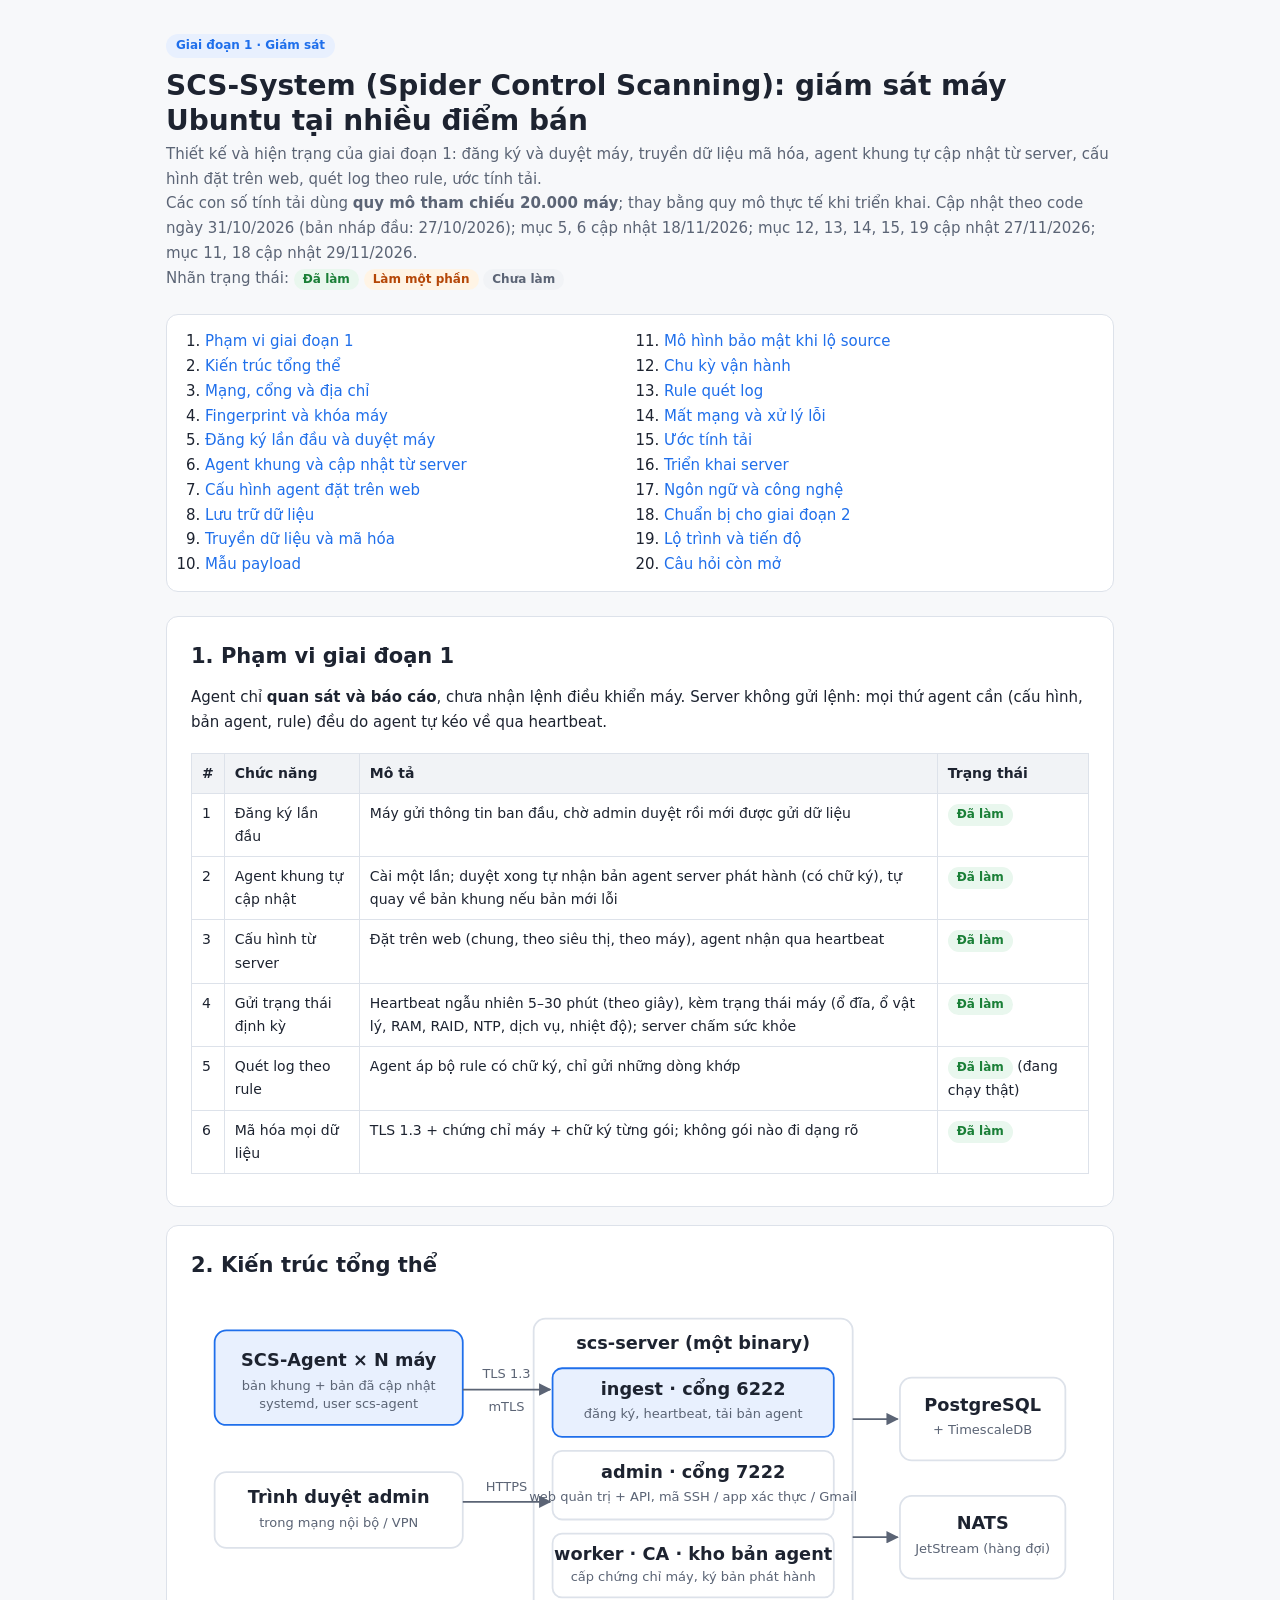
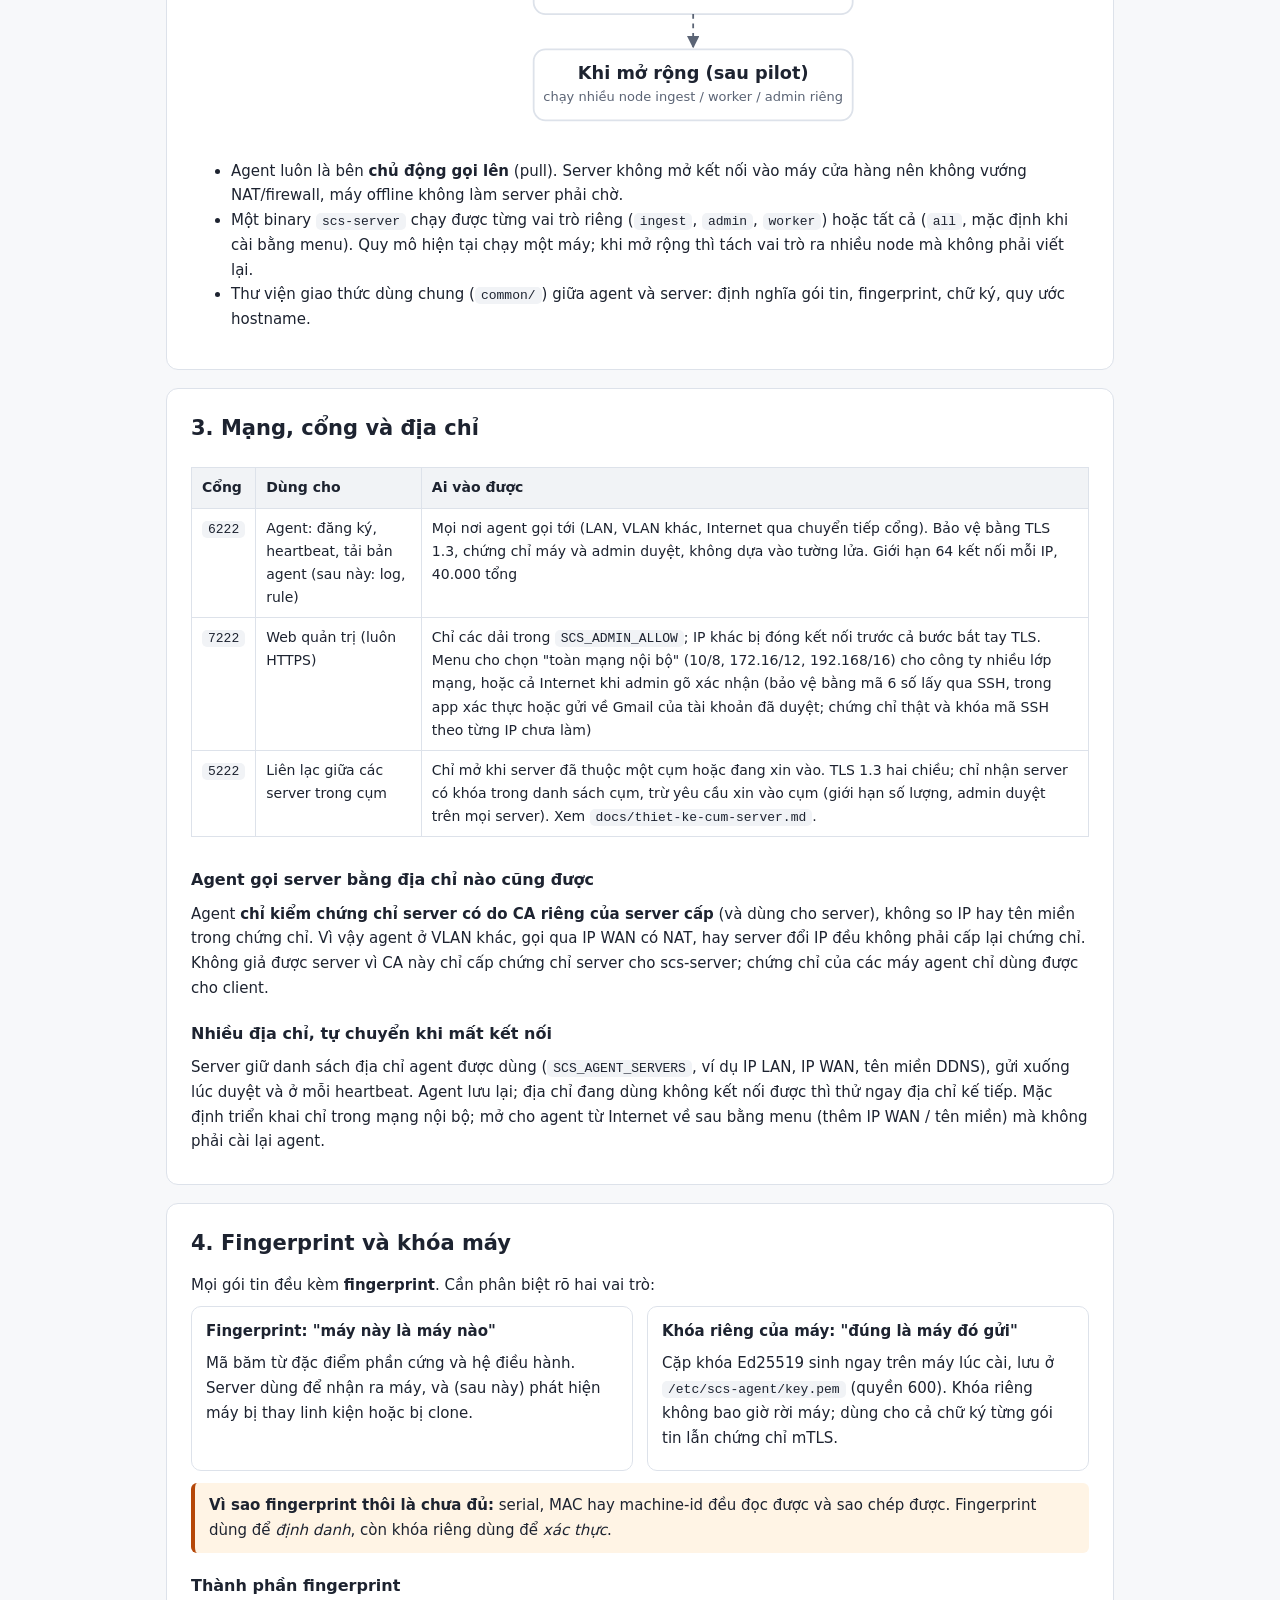
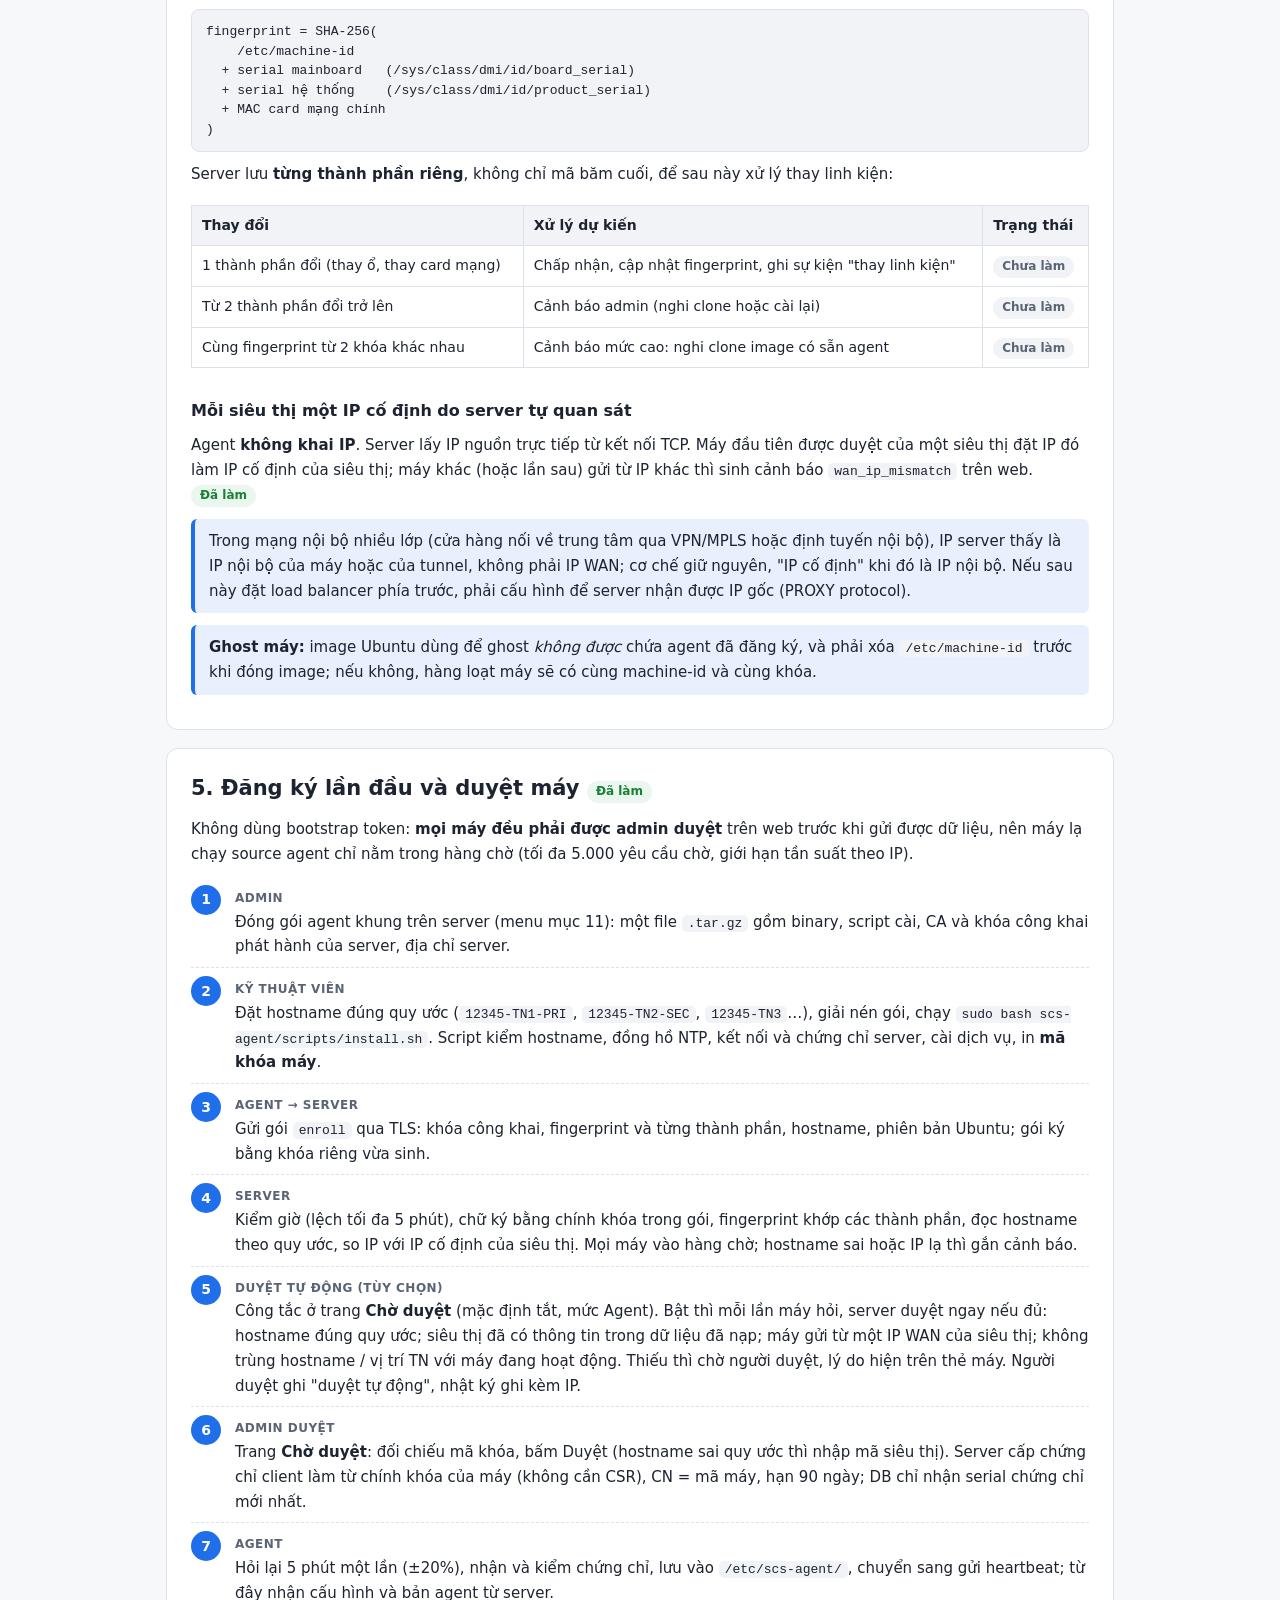
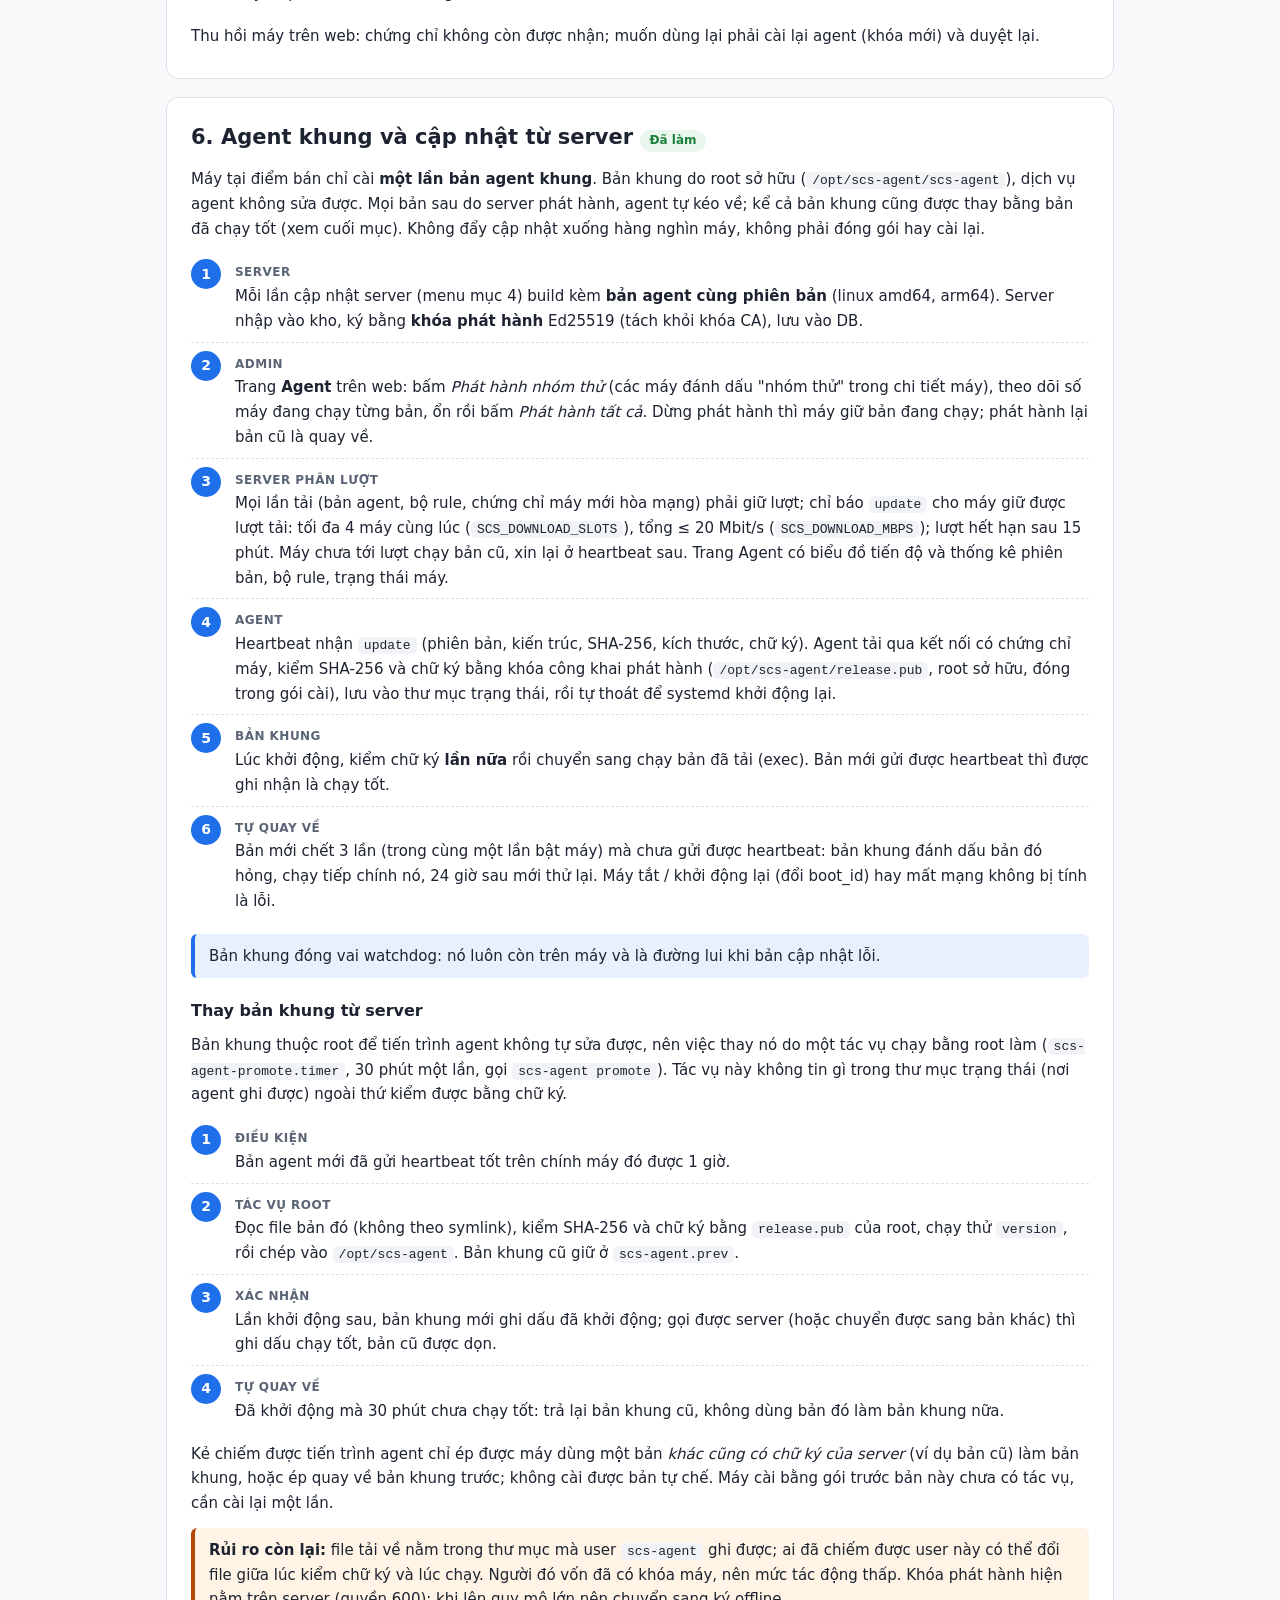
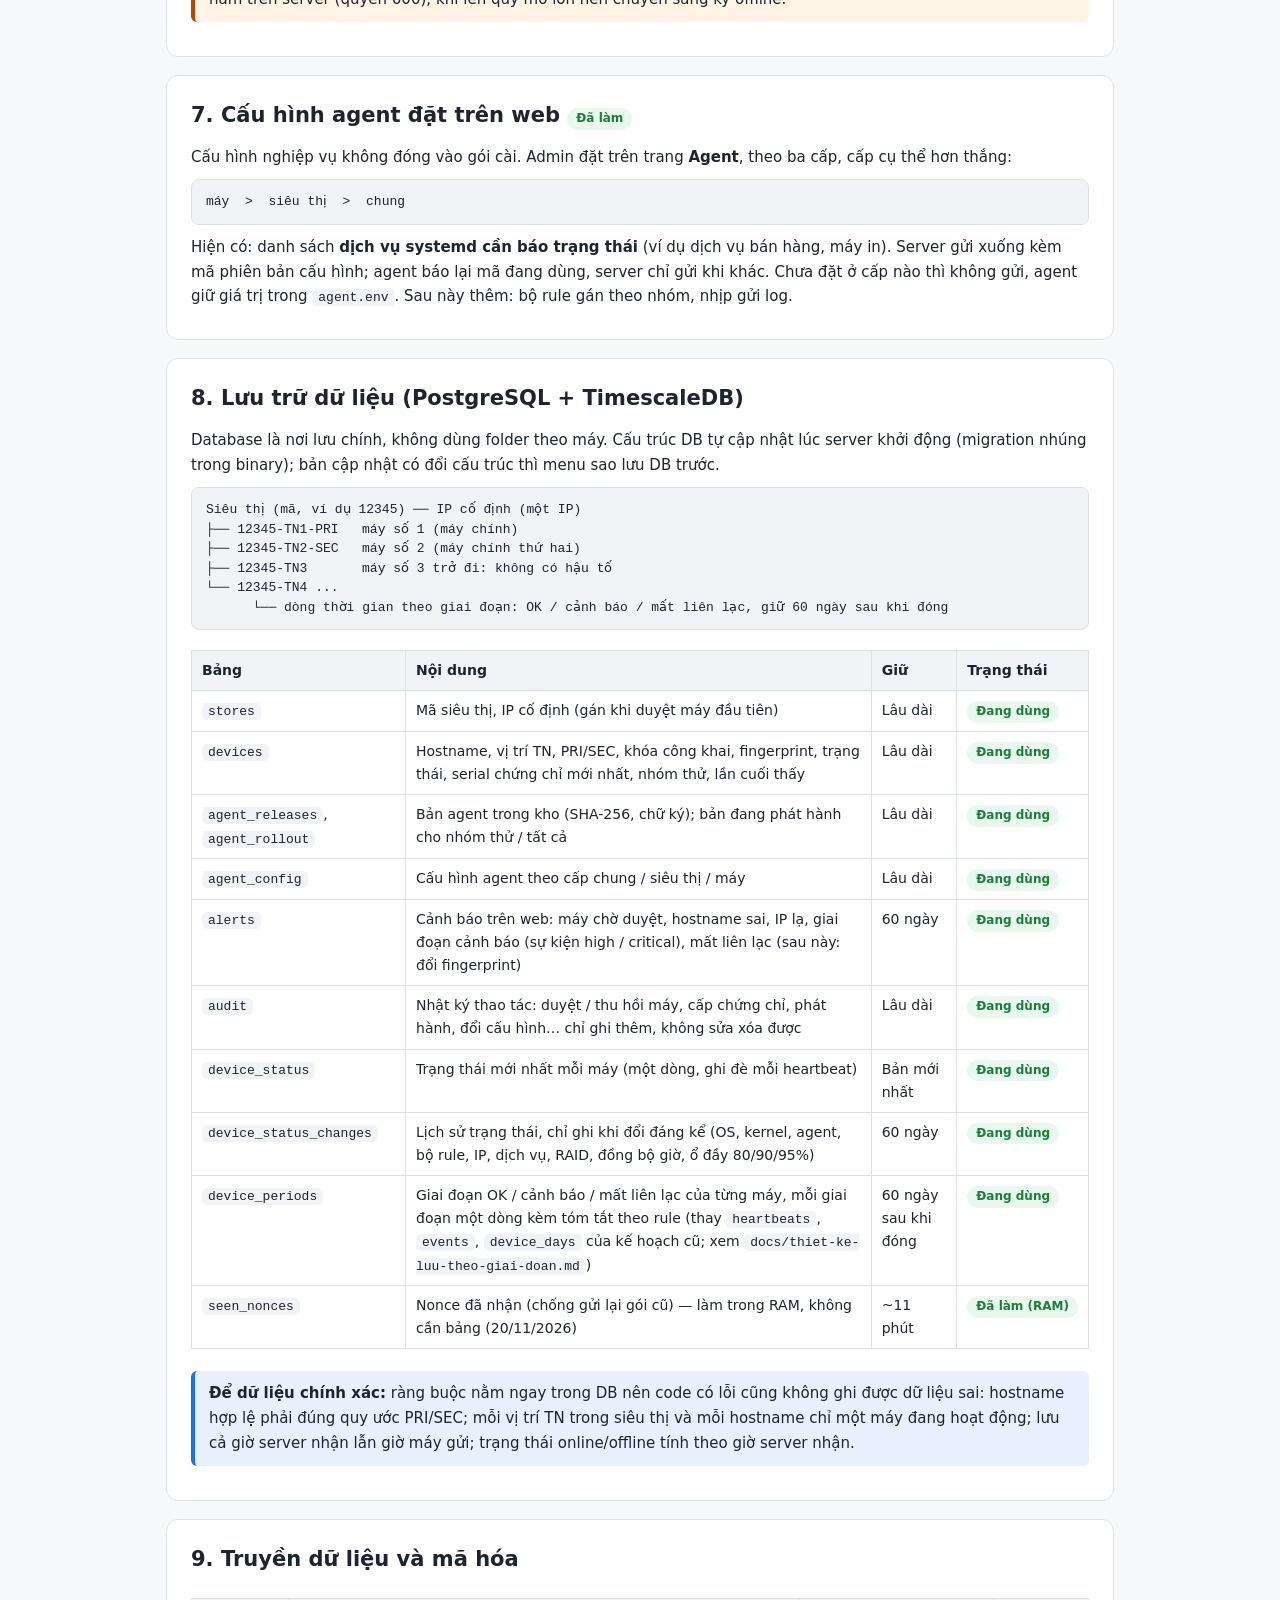
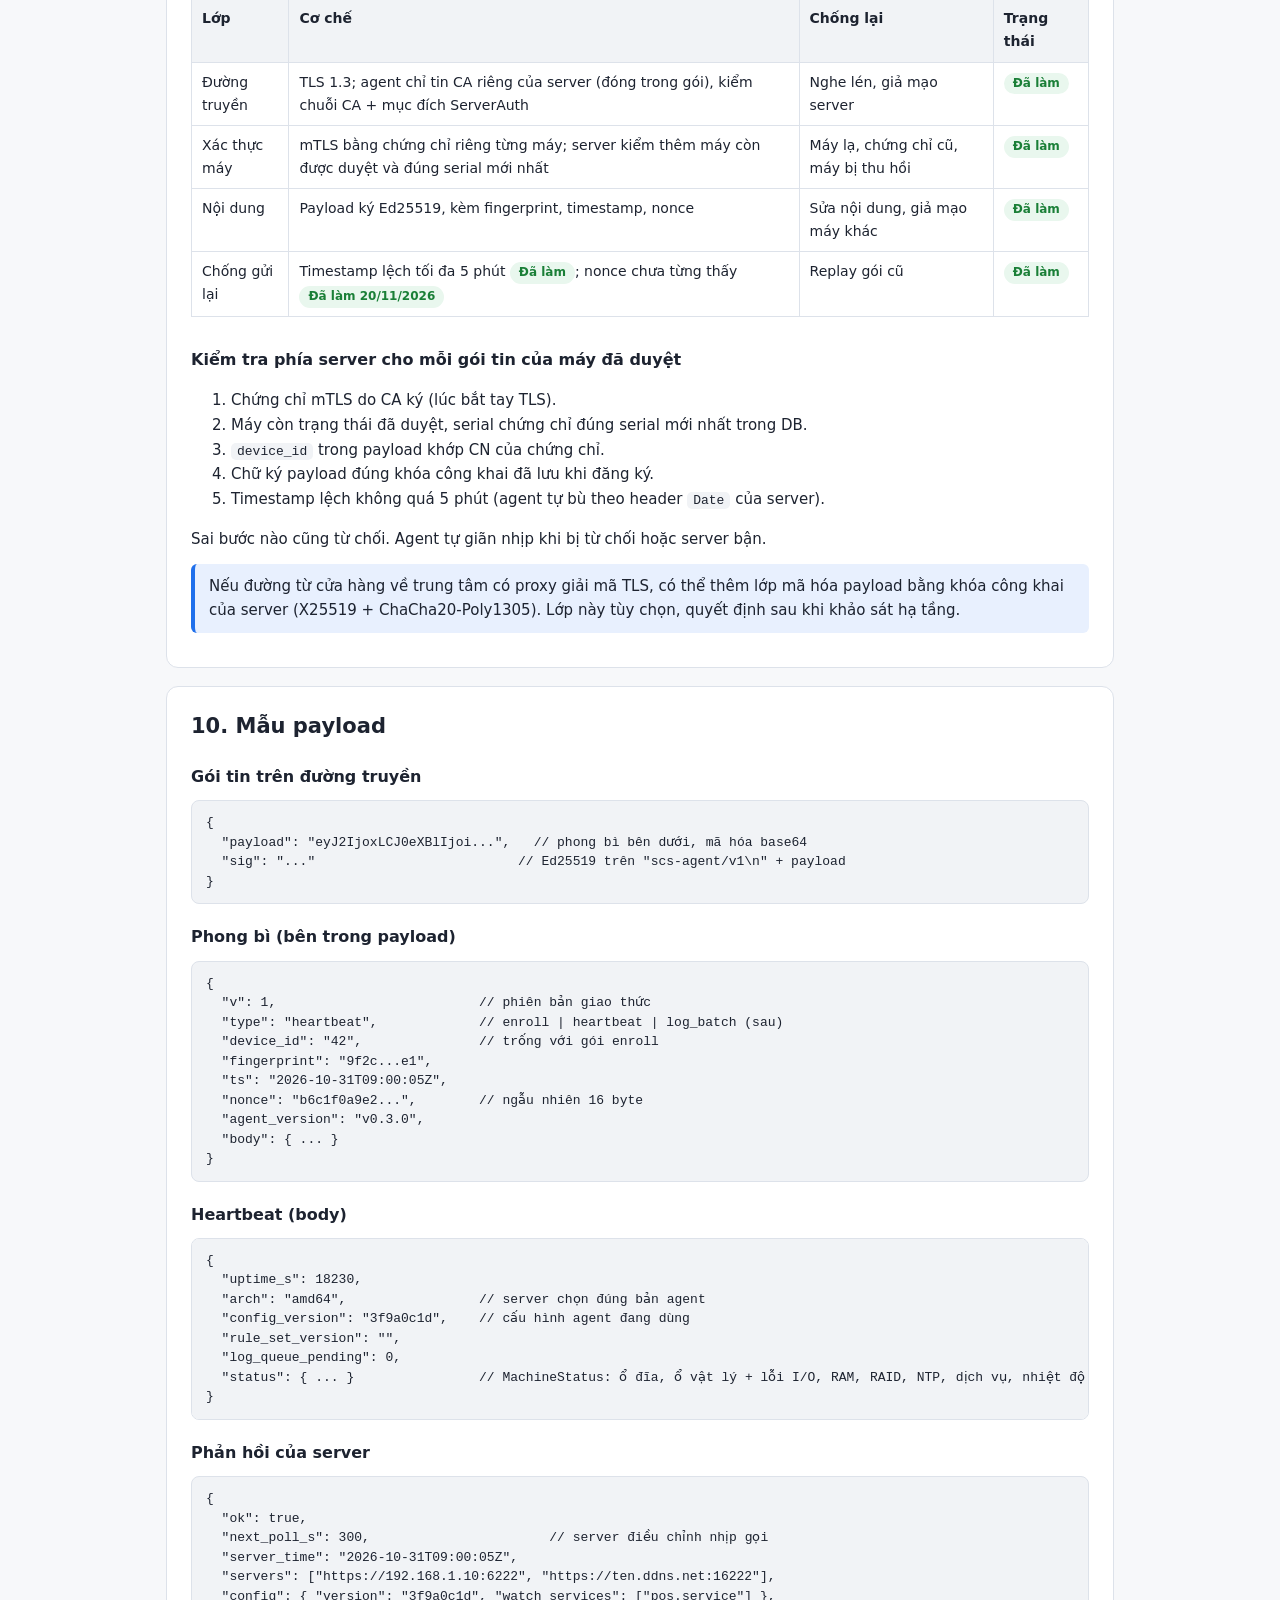
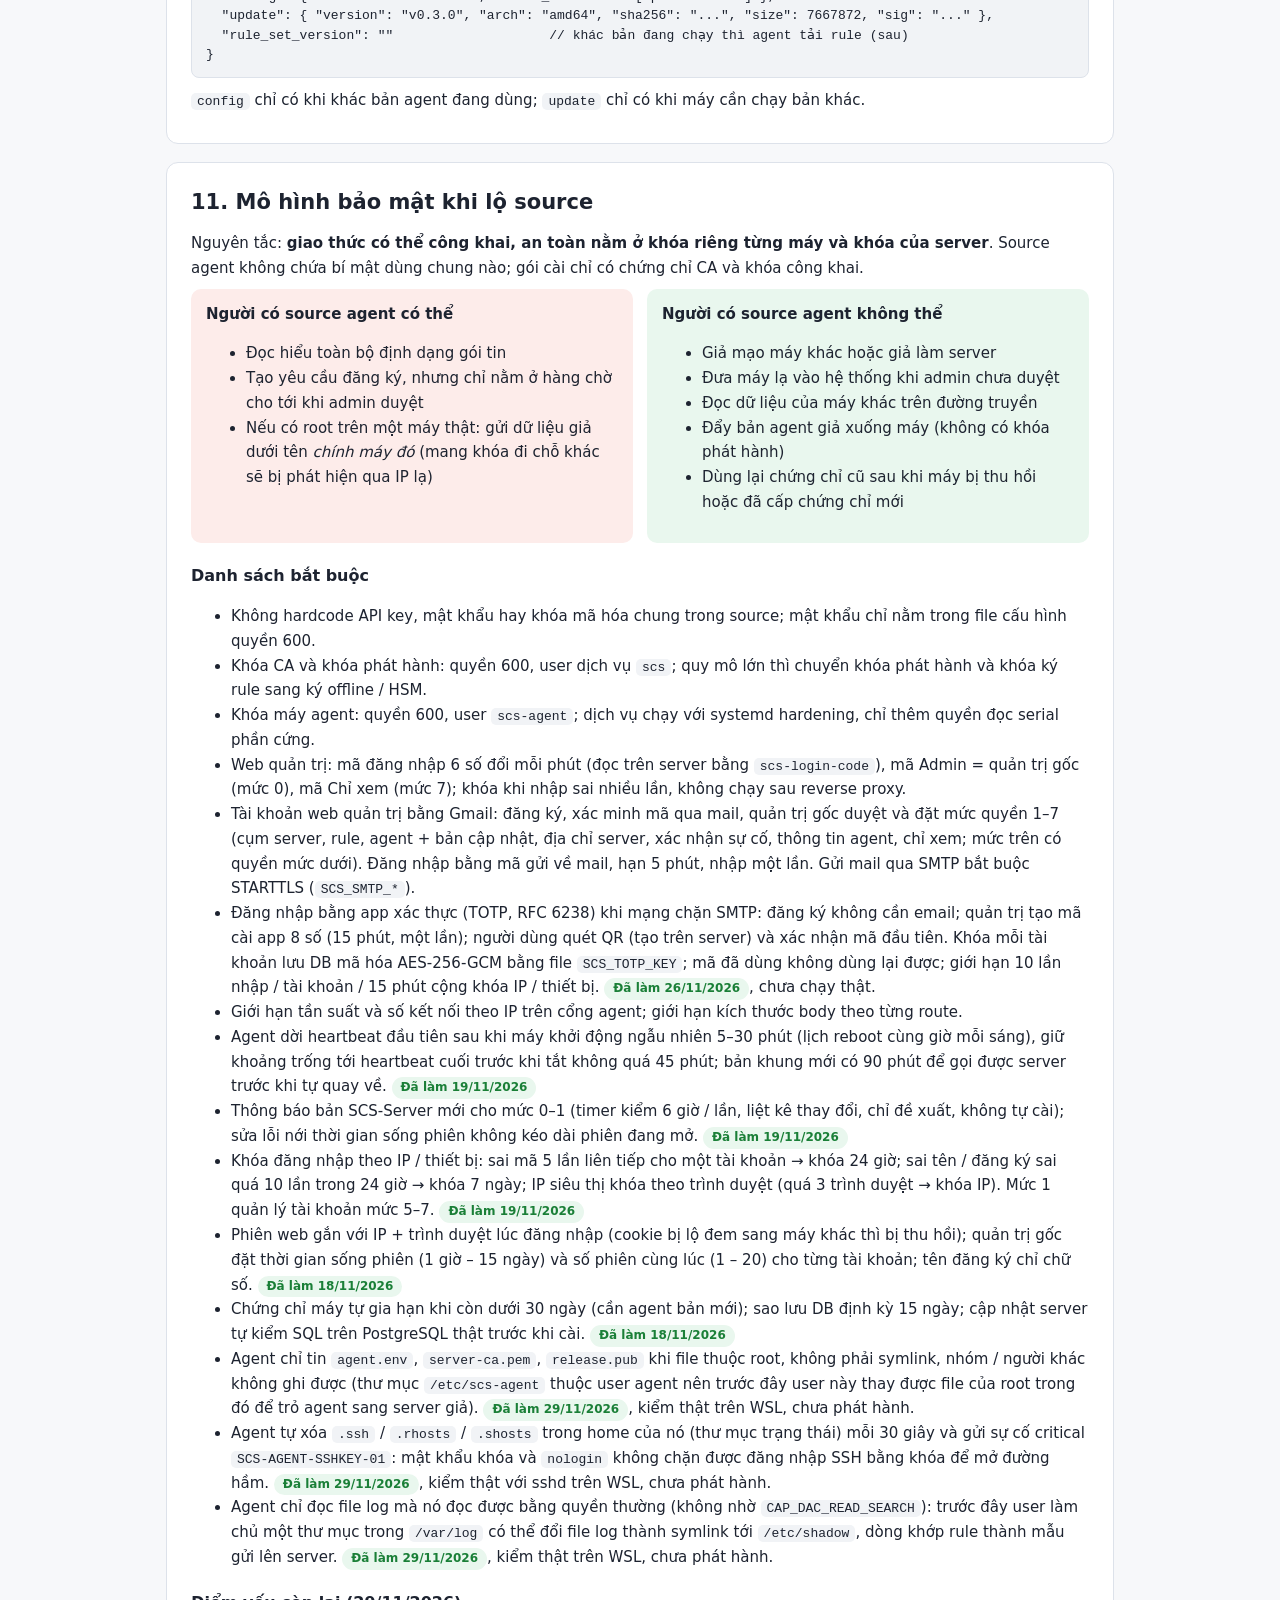
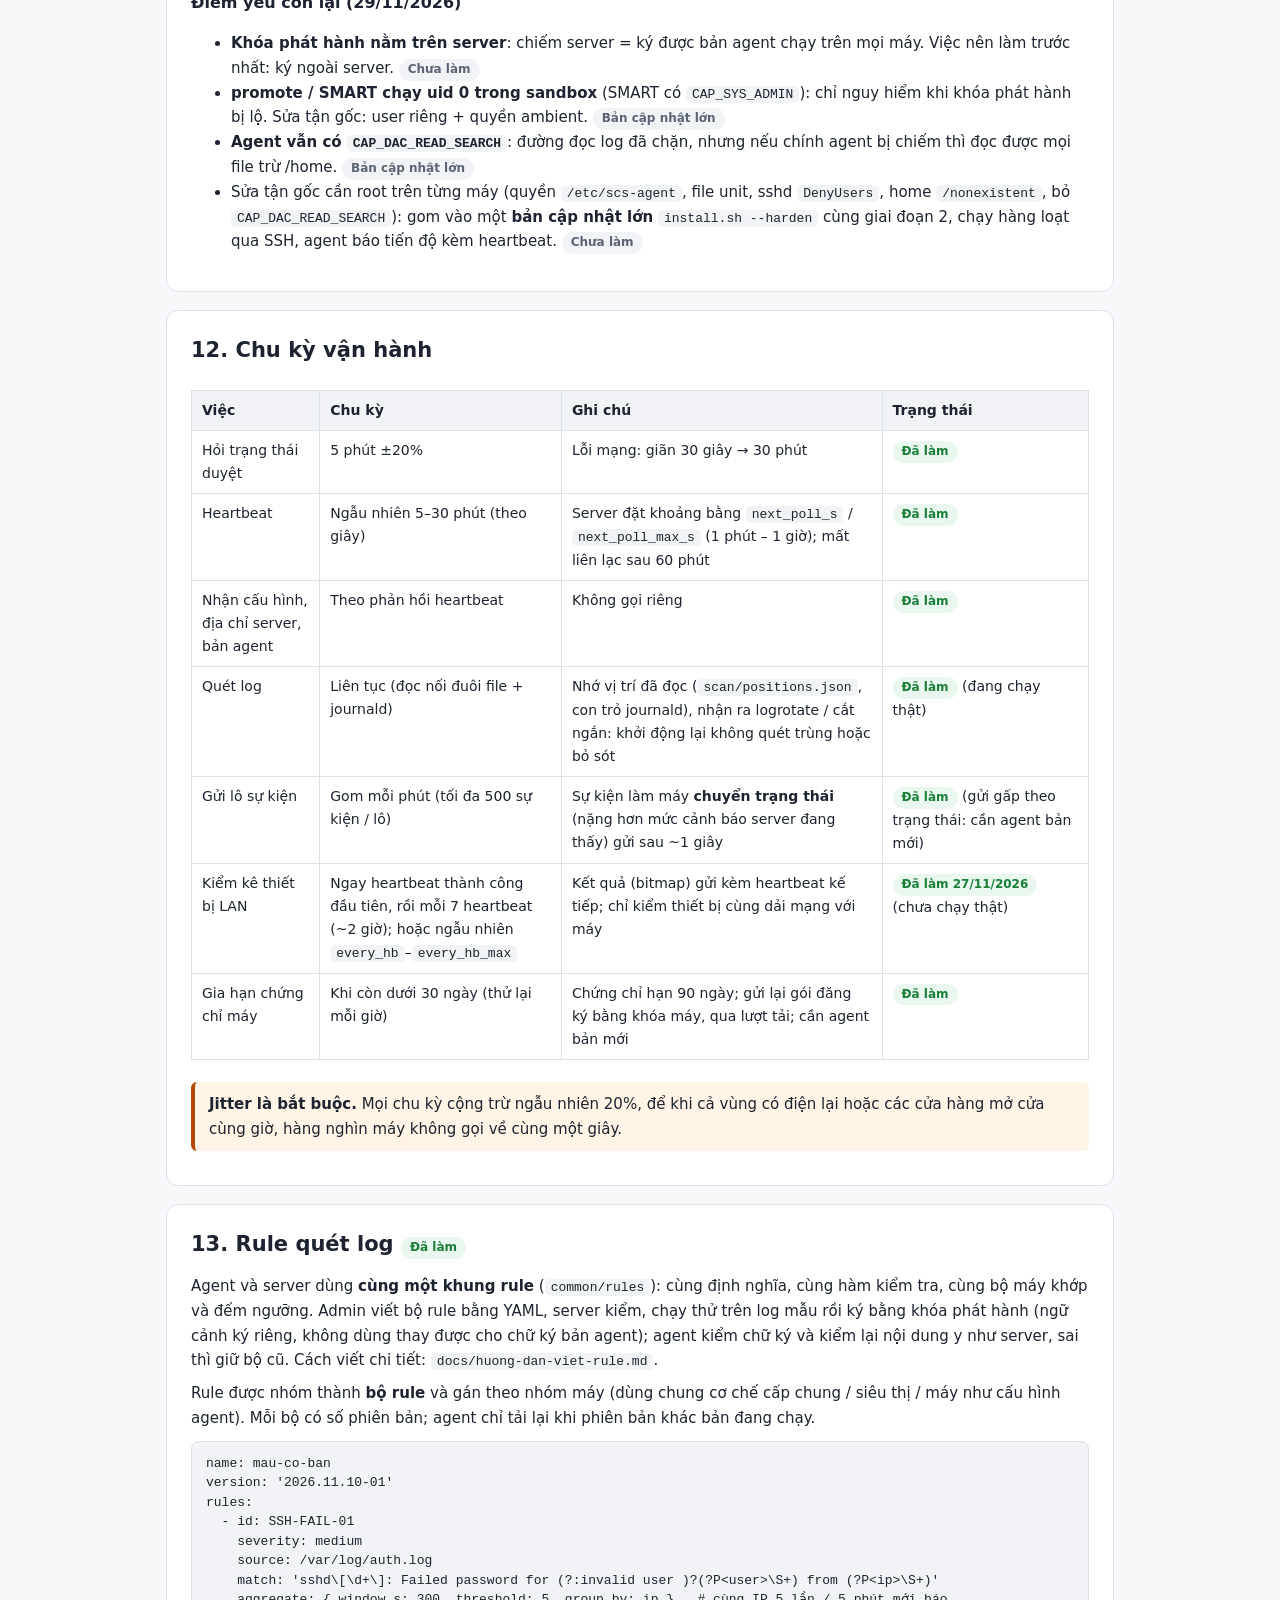
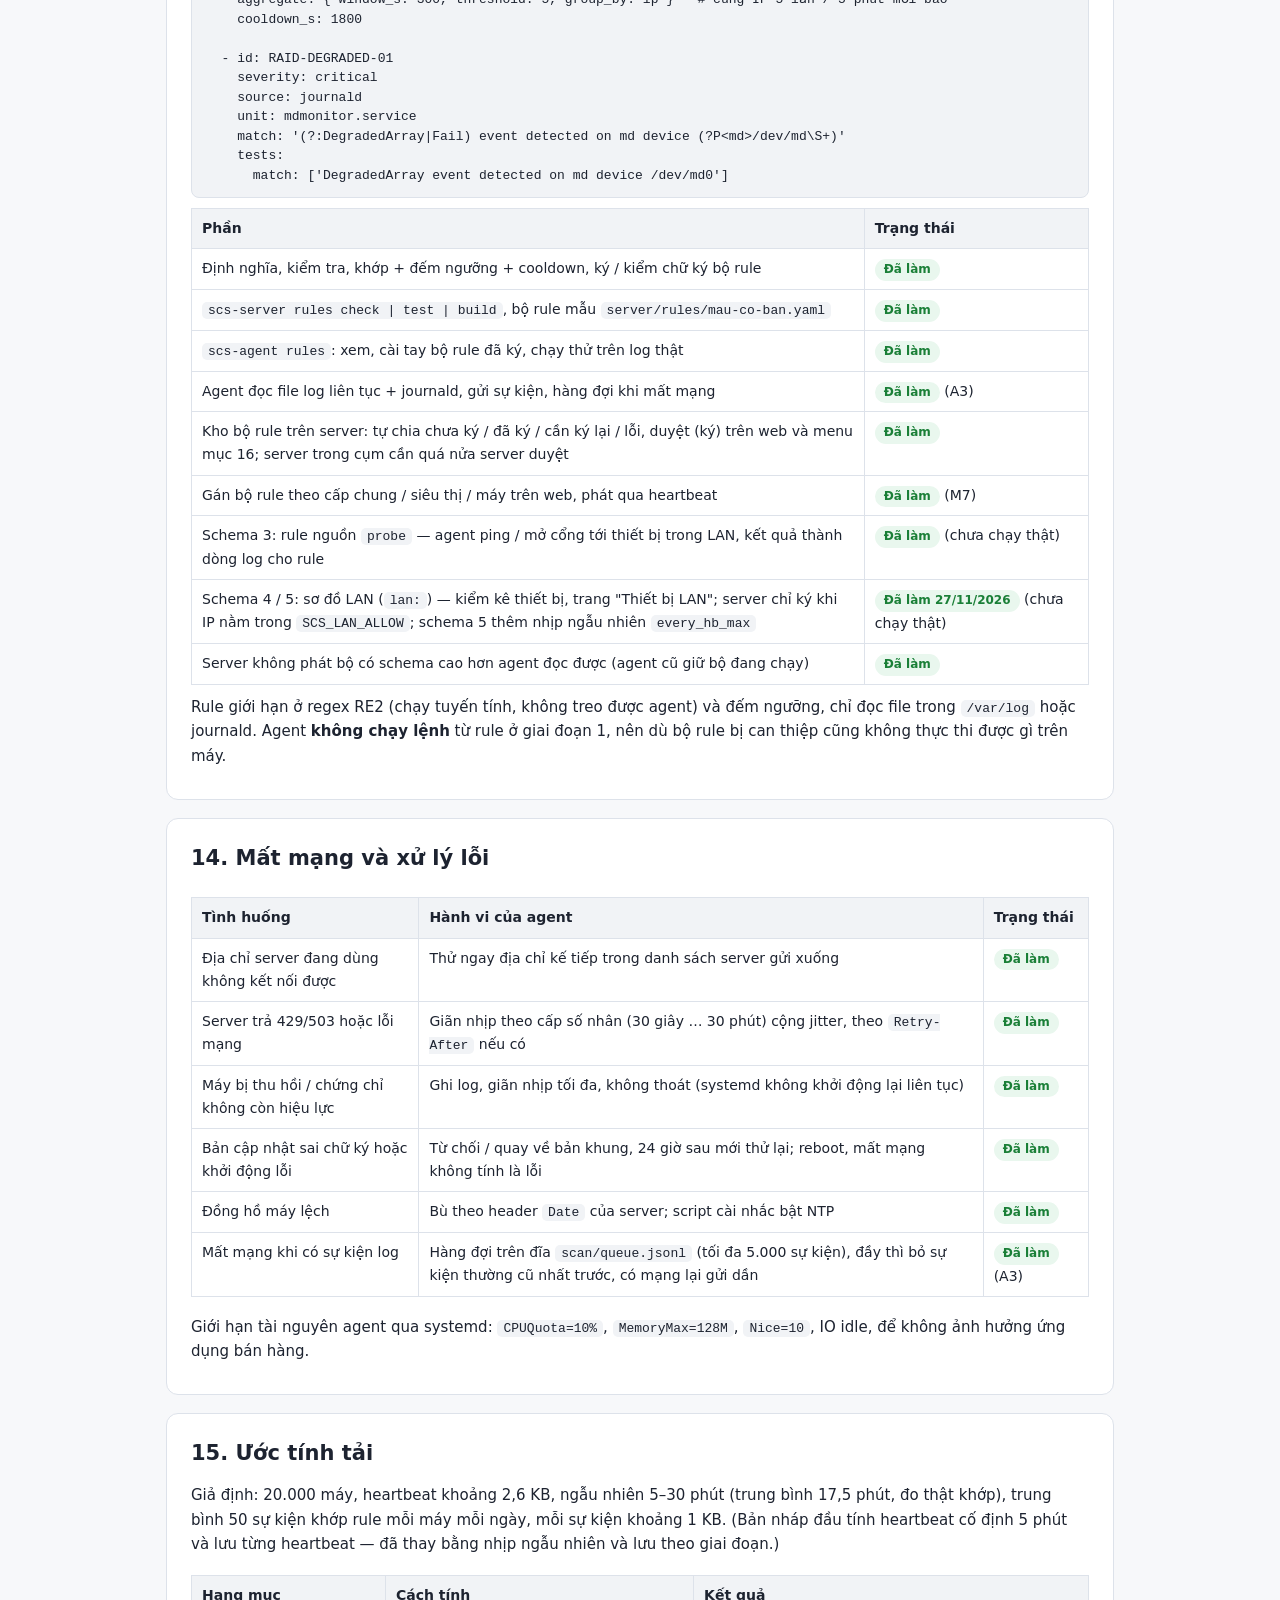
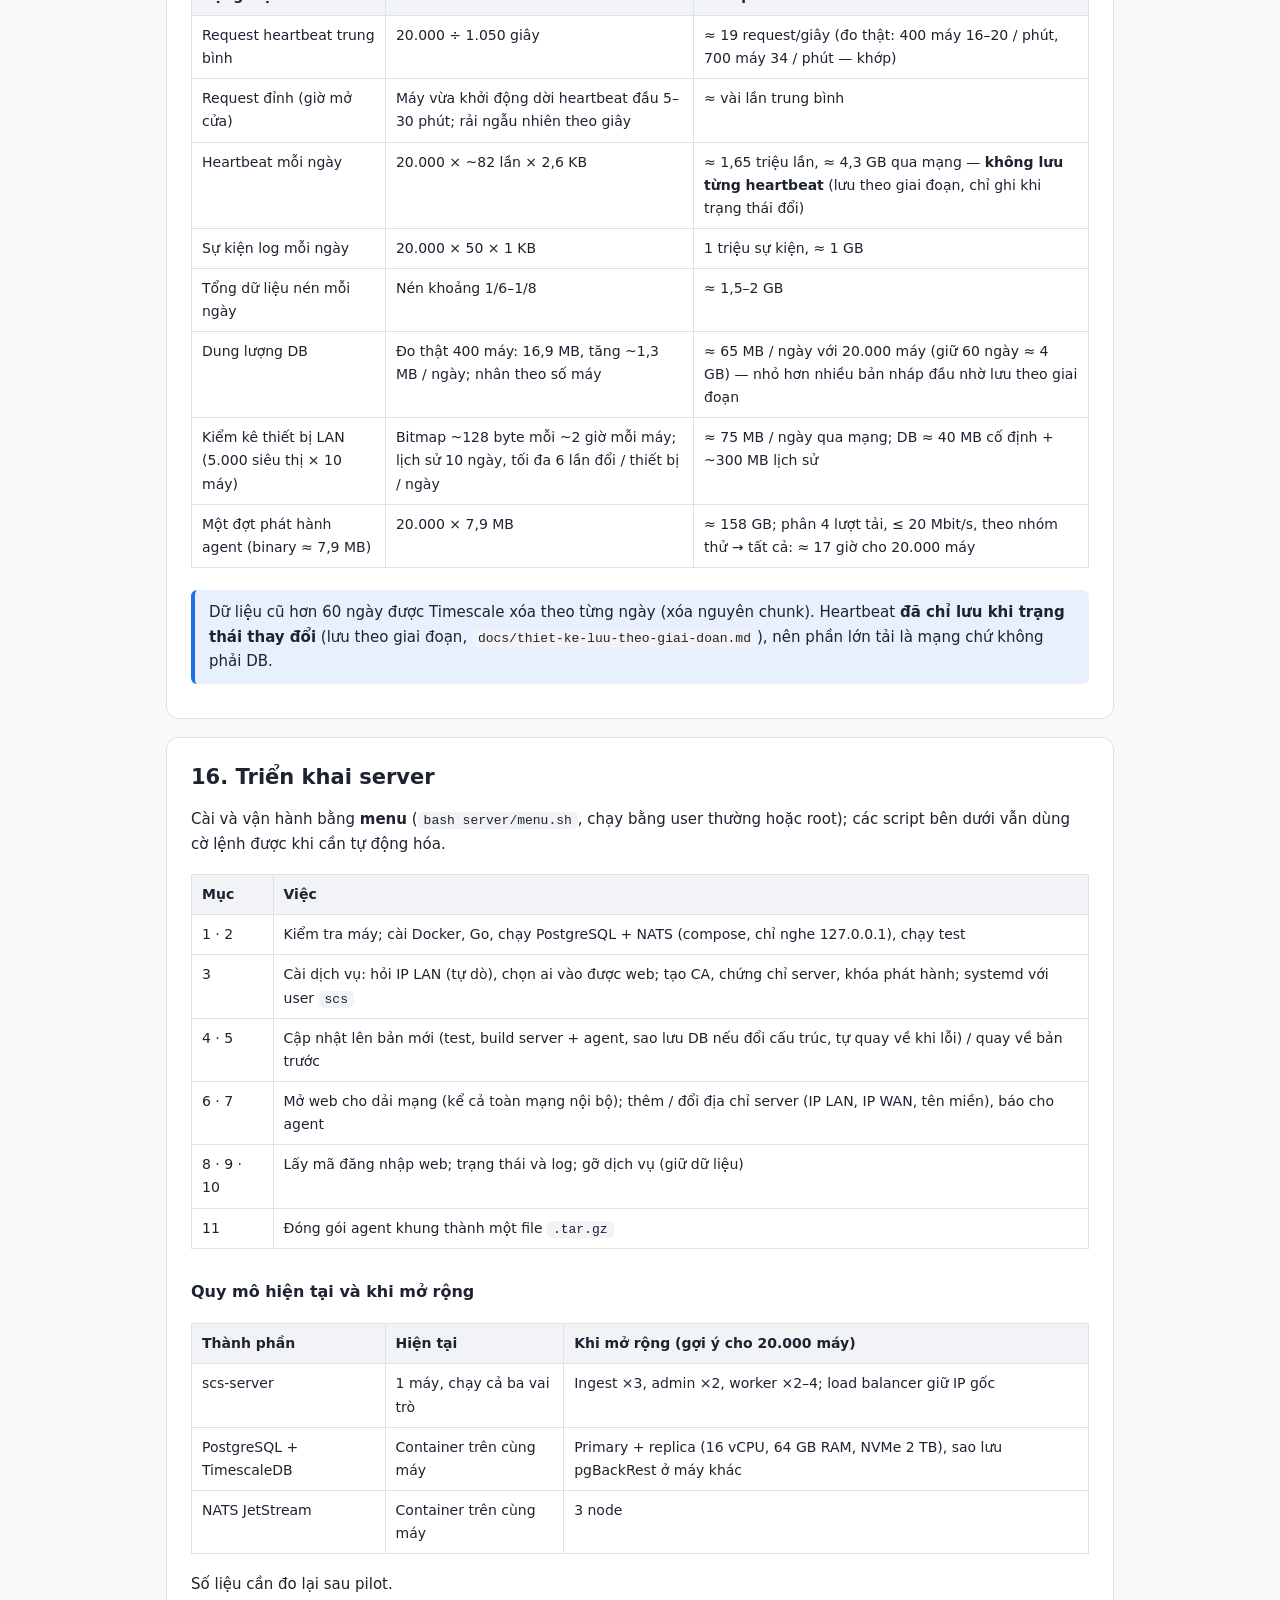
<file: docs/ke-hoach-giai-doan-1.html>
<!doctype html>
<html lang="vi">
<head>
<meta charset="utf-8">
<meta name="viewport" content="width=device-width, initial-scale=1">
<title>SCS-System · Thiết kế giai đoạn 1</title>
<style>
:root{
  --bg:#f7f8fa; --panel:#ffffff; --text:#1d2330; --muted:#5b6475; --line:#dde2ea;
  --accent:#1f6feb; --accent-soft:#e8f0fe; --warn:#b54708; --warn-soft:#fff4e5;
  --ok:#1a7f37; --ok-soft:#e9f7ee; --bad:#b42318; --bad-soft:#fdecea; --code:#f1f3f6;
}
@media (prefers-color-scheme: dark){
  :root:not([data-theme="light"]){
    --bg:#0f1218; --panel:#171b23; --text:#e6e9ef; --muted:#9aa3b2; --line:#2a303c;
    --accent:#5b9dff; --accent-soft:#1a2740; --warn:#f0a35e; --warn-soft:#2e2216;
    --ok:#56d17a; --ok-soft:#14261a; --bad:#ff7b72; --bad-soft:#2d1615; --code:#1e232d;
  }
}
:root[data-theme="dark"]{
  --bg:#0f1218; --panel:#171b23; --text:#e6e9ef; --muted:#9aa3b2; --line:#2a303c;
  --accent:#5b9dff; --accent-soft:#1a2740; --warn:#f0a35e; --warn-soft:#2e2216;
  --ok:#56d17a; --ok-soft:#14261a; --bad:#ff7b72; --bad-soft:#2d1615; --code:#1e232d;
}
*{box-sizing:border-box}
body{margin:0;background:var(--bg);color:var(--text);font:15px/1.65 system-ui,-apple-system,"Segoe UI",Roboto,sans-serif}
.wrap{max-width:980px;margin:0 auto;padding:32px 16px 80px}
header h1{margin:0 0 4px;font-size:28px;line-height:1.25}
header p{margin:0;color:var(--muted)}
.badge{display:inline-block;font-size:12px;font-weight:600;padding:2px 10px;border-radius:99px;background:var(--accent-soft);color:var(--accent);margin-bottom:10px}
nav{background:var(--panel);border:1px solid var(--line);border-radius:12px;padding:14px 18px;margin:24px 0}
nav ol{margin:0;padding-left:20px;columns:2;column-gap:28px}
nav a{color:var(--accent);text-decoration:none}
nav a:hover{text-decoration:underline}
section{background:var(--panel);border:1px solid var(--line);border-radius:12px;padding:22px 24px;margin:18px 0}
h2{margin:0 0 12px;font-size:21px}
h3{margin:20px 0 8px;font-size:16px}
p{margin:8px 0}
table{width:100%;border-collapse:collapse;margin:10px 0;font-size:14px}
th,td{border:1px solid var(--line);padding:8px 10px;text-align:left;vertical-align:top}
th{background:var(--code)}
.tbl{overflow-x:auto}
code{background:var(--code);padding:1px 6px;border-radius:5px;font-size:13px}
pre{background:var(--code);border:1px solid var(--line);border-radius:8px;padding:12px 14px;overflow-x:auto;font-size:13px;line-height:1.5;margin:10px 0}
pre code{background:none;padding:0}
.note{border-left:4px solid var(--accent);background:var(--accent-soft);padding:10px 14px;border-radius:6px;margin:12px 0}
.warn{border-left:4px solid var(--warn);background:var(--warn-soft);padding:10px 14px;border-radius:6px;margin:12px 0}
.grid2{display:grid;grid-template-columns:1fr 1fr;gap:14px}
.card{border:1px solid var(--line);border-radius:10px;padding:12px 14px}
.card.ok{background:var(--ok-soft);border-color:transparent}
.card.bad{background:var(--bad-soft);border-color:transparent}
.card h4{margin:0 0 6px}
.steps{counter-reset:s;list-style:none;padding:0;margin:10px 0}
.steps li{counter-increment:s;position:relative;padding:8px 0 8px 44px;border-bottom:1px dashed var(--line)}
.steps li:last-child{border-bottom:0}
.steps li::before{content:counter(s);position:absolute;left:0;top:8px;width:30px;height:30px;border-radius:50%;background:var(--accent);color:#fff;font-weight:700;display:flex;align-items:center;justify-content:center;font-size:14px}
.who{font-size:12px;font-weight:700;color:var(--muted);text-transform:uppercase;letter-spacing:.04em}
.st{display:inline-block;font-size:12px;font-weight:600;padding:1px 9px;border-radius:99px;white-space:nowrap}
.st-done{background:var(--ok-soft);color:var(--ok)}
.st-part{background:var(--warn-soft);color:var(--warn)}
.st-todo{background:var(--code);color:var(--muted)}
svg{max-width:100%;height:auto;display:block;margin:10px auto}
svg text{fill:var(--text);font-family:inherit}
svg .box{fill:var(--panel);stroke:var(--line);stroke-width:1.5}
svg .boxA{fill:var(--accent-soft);stroke:var(--accent);stroke-width:1.5}
svg .ln{stroke:var(--muted);stroke-width:1.5;fill:none}
svg .sub{fill:var(--muted);font-size:11px}
footer{color:var(--muted);font-size:13px;text-align:center;margin-top:30px}
@media (max-width:700px){
  nav ol{columns:1}
  .grid2{grid-template-columns:1fr}
  section{padding:18px 16px}
  header h1{font-size:23px}
}
</style>
</head>
<body>
<div class="wrap">

<header>
  <span class="badge">Giai đoạn 1 · Giám sát</span>
  <h1>SCS-System (Spider Control Scanning): giám sát máy Ubuntu tại nhiều điểm bán</h1>
  <p>Thiết kế và hiện trạng của giai đoạn 1: đăng ký và duyệt máy, truyền dữ liệu mã hóa, agent khung tự cập nhật từ server, cấu hình đặt trên web, quét log theo rule, ước tính tải.</p>
  <p>Các con số tính tải dùng <strong>quy mô tham chiếu 20.000 máy</strong>; thay bằng quy mô thực tế khi triển khai. Cập nhật theo code ngày 31/10/2026 (bản nháp đầu: 27/10/2026); mục 5, 6 cập nhật 18/11/2026; mục 12, 13, 14, 15, 19 cập nhật 27/11/2026; mục 11, 18 cập nhật 29/11/2026.</p>
  <p>Nhãn trạng thái: <span class="st st-done">Đã làm</span> <span class="st st-part">Làm một phần</span> <span class="st st-todo">Chưa làm</span></p>
</header>

<nav>
  <ol>
    <li><a href="#pham-vi">Phạm vi giai đoạn 1</a></li>
    <li><a href="#kien-truc">Kiến trúc tổng thể</a></li>
    <li><a href="#mang">Mạng, cổng và địa chỉ</a></li>
    <li><a href="#dinh-danh">Fingerprint và khóa máy</a></li>
    <li><a href="#dang-ky">Đăng ký lần đầu và duyệt máy</a></li>
    <li><a href="#update">Agent khung và cập nhật từ server</a></li>
    <li><a href="#cau-hinh">Cấu hình agent đặt trên web</a></li>
    <li><a href="#luu-tru">Lưu trữ dữ liệu</a></li>
    <li><a href="#truyen">Truyền dữ liệu và mã hóa</a></li>
    <li><a href="#payload">Mẫu payload</a></li>
    <li><a href="#bao-mat">Mô hình bảo mật khi lộ source</a></li>
    <li><a href="#van-hanh">Chu kỳ vận hành</a></li>
    <li><a href="#rule">Rule quét log</a></li>
    <li><a href="#loi">Mất mạng và xử lý lỗi</a></li>
    <li><a href="#tai">Ước tính tải</a></li>
    <li><a href="#trien-khai">Triển khai server</a></li>
    <li><a href="#cong-nghe">Ngôn ngữ và công nghệ</a></li>
    <li><a href="#gd2">Chuẩn bị cho giai đoạn 2</a></li>
    <li><a href="#lo-trinh">Lộ trình và tiến độ</a></li>
    <li><a href="#cau-hoi">Câu hỏi còn mở</a></li>
  </ol>
</nav>

<section id="pham-vi">
  <h2>1. Phạm vi giai đoạn 1</h2>
  <p>Agent chỉ <strong>quan sát và báo cáo</strong>, chưa nhận lệnh điều khiển máy. Server không gửi lệnh: mọi thứ agent cần (cấu hình, bản agent, rule) đều do agent tự kéo về qua heartbeat.</p>
  <div class="tbl"><table>
    <tr><th>#</th><th>Chức năng</th><th>Mô tả</th><th>Trạng thái</th></tr>
    <tr><td>1</td><td>Đăng ký lần đầu</td><td>Máy gửi thông tin ban đầu, chờ admin duyệt rồi mới được gửi dữ liệu</td><td><span class="st st-done">Đã làm</span></td></tr>
    <tr><td>2</td><td>Agent khung tự cập nhật</td><td>Cài một lần; duyệt xong tự nhận bản agent server phát hành (có chữ ký), tự quay về bản khung nếu bản mới lỗi</td><td><span class="st st-done">Đã làm</span></td></tr>
    <tr><td>3</td><td>Cấu hình từ server</td><td>Đặt trên web (chung, theo siêu thị, theo máy), agent nhận qua heartbeat</td><td><span class="st st-done">Đã làm</span></td></tr>
    <tr><td>4</td><td>Gửi trạng thái định kỳ</td><td>Heartbeat ngẫu nhiên 5–30 phút (theo giây), kèm trạng thái máy (ổ đĩa, ổ vật lý, RAM, RAID, NTP, dịch vụ, nhiệt độ); server chấm sức khỏe</td><td><span class="st st-done">Đã làm</span></td></tr>
    <tr><td>5</td><td>Quét log theo rule</td><td>Agent áp bộ rule có chữ ký, chỉ gửi những dòng khớp</td><td><span class="st st-done">Đã làm</span> (đang chạy thật)</td></tr>
    <tr><td>6</td><td>Mã hóa mọi dữ liệu</td><td>TLS 1.3 + chứng chỉ máy + chữ ký từng gói; không gói nào đi dạng rõ</td><td><span class="st st-done">Đã làm</span></td></tr>
  </table></div>
</section>

<section id="kien-truc">
  <h2>2. Kiến trúc tổng thể</h2>
  <svg viewBox="0 0 760 380" role="img" aria-label="Sơ đồ kiến trúc: agent gọi cổng 6222 của scs-server; admin vào web 7222; server ghi PostgreSQL">
    <defs><marker id="ar" viewBox="0 0 10 10" refX="9" refY="5" markerWidth="7" markerHeight="7" orient="auto"><path d="M0,0 L10,5 L0,10 z" style="fill:var(--muted)"/></marker></defs>
    <rect class="boxA" x="20" y="30" width="210" height="80" rx="10"/>
    <text x="125" y="60" text-anchor="middle" font-weight="700">SCS-Agent × N máy</text>
    <text x="125" y="80" text-anchor="middle" class="sub">bản khung + bản đã cập nhật</text>
    <text x="125" y="96" text-anchor="middle" class="sub">systemd, user scs-agent</text>

    <rect class="box" x="290" y="20" width="270" height="250" rx="10"/>
    <text x="425" y="46" text-anchor="middle" font-weight="700">scs-server (một binary)</text>
    <rect class="boxA" x="306" y="62" width="238" height="58" rx="8"/>
    <text x="425" y="85" text-anchor="middle" font-weight="600">ingest · cổng 6222</text>
    <text x="425" y="104" text-anchor="middle" class="sub">đăng ký, heartbeat, tải bản agent</text>
    <rect class="box" x="306" y="132" width="238" height="58" rx="8"/>
    <text x="425" y="155" text-anchor="middle" font-weight="600">admin · cổng 7222</text>
    <text x="425" y="174" text-anchor="middle" class="sub">web quản trị + API, mã SSH / app xác thực / Gmail</text>
    <rect class="box" x="306" y="202" width="238" height="54" rx="8"/>
    <text x="425" y="224" text-anchor="middle" font-weight="600">worker · CA · kho bản agent</text>
    <text x="425" y="242" text-anchor="middle" class="sub">cấp chứng chỉ máy, ký bản phát hành</text>

    <path class="ln" d="M230 80 H304" marker-end="url(#ar)"/>
    <text x="267" y="70" text-anchor="middle" class="sub">TLS 1.3</text>
    <text x="267" y="98" text-anchor="middle" class="sub">mTLS</text>

    <rect class="box" x="20" y="150" width="210" height="64" rx="10"/>
    <text x="125" y="176" text-anchor="middle" font-weight="700">Trình duyệt admin</text>
    <text x="125" y="196" text-anchor="middle" class="sub">trong mạng nội bộ / VPN</text>
    <path class="ln" d="M230 175 H304" marker-end="url(#ar)"/>
    <text x="267" y="166" text-anchor="middle" class="sub">HTTPS</text>

    <rect class="box" x="600" y="70" width="140" height="70" rx="10"/>
    <text x="670" y="98" text-anchor="middle" font-weight="700">PostgreSQL</text>
    <text x="670" y="118" text-anchor="middle" class="sub">+ TimescaleDB</text>
    <path class="ln" d="M560 105 H598" marker-end="url(#ar)"/>

    <rect class="box" x="600" y="170" width="140" height="70" rx="10"/>
    <text x="670" y="198" text-anchor="middle" font-weight="700">NATS</text>
    <text x="670" y="218" text-anchor="middle" class="sub">JetStream (hàng đợi)</text>
    <path class="ln" d="M560 205 H598" marker-end="url(#ar)"/>

    <rect class="box" x="290" y="300" width="270" height="60" rx="10"/>
    <text x="425" y="325" text-anchor="middle" font-weight="700">Khi mở rộng (sau pilot)</text>
    <text x="425" y="344" text-anchor="middle" class="sub">chạy nhiều node ingest / worker / admin riêng</text>
    <path class="ln" d="M425 270 V298" marker-end="url(#ar)" stroke-dasharray="4 4"/>
  </svg>
  <ul>
    <li>Agent luôn là bên <strong>chủ động gọi lên</strong> (pull). Server không mở kết nối vào máy cửa hàng nên không vướng NAT/firewall, máy offline không làm server phải chờ.</li>
    <li>Một binary <code>scs-server</code> chạy được từng vai trò riêng (<code>ingest</code>, <code>admin</code>, <code>worker</code>) hoặc tất cả (<code>all</code>, mặc định khi cài bằng menu). Quy mô hiện tại chạy một máy; khi mở rộng thì tách vai trò ra nhiều node mà không phải viết lại.</li>
    <li>Thư viện giao thức dùng chung (<code>common/</code>) giữa agent và server: định nghĩa gói tin, fingerprint, chữ ký, quy ước hostname.</li>
  </ul>
</section>

<section id="mang">
  <h2>3. Mạng, cổng và địa chỉ</h2>
  <div class="tbl"><table>
    <tr><th>Cổng</th><th>Dùng cho</th><th>Ai vào được</th></tr>
    <tr><td><code>6222</code></td><td>Agent: đăng ký, heartbeat, tải bản agent (sau này: log, rule)</td><td>Mọi nơi agent gọi tới (LAN, VLAN khác, Internet qua chuyển tiếp cổng). Bảo vệ bằng TLS 1.3, chứng chỉ máy và admin duyệt, không dựa vào tường lửa. Giới hạn 64 kết nối mỗi IP, 40.000 tổng</td></tr>
    <tr><td><code>7222</code></td><td>Web quản trị (luôn HTTPS)</td><td>Chỉ các dải trong <code>SCS_ADMIN_ALLOW</code>; IP khác bị đóng kết nối trước cả bước bắt tay TLS. Menu cho chọn "toàn mạng nội bộ" (10/8, 172.16/12, 192.168/16) cho công ty nhiều lớp mạng, hoặc cả Internet khi admin gõ xác nhận (bảo vệ bằng mã 6 số lấy qua SSH, trong app xác thực hoặc gửi về Gmail của tài khoản đã duyệt; chứng chỉ thật và khóa mã SSH theo từng IP chưa làm)</td></tr>
    <tr><td><code>5222</code></td><td>Liên lạc giữa các server trong cụm</td><td>Chỉ mở khi server đã thuộc một cụm hoặc đang xin vào. TLS 1.3 hai chiều; chỉ nhận server có khóa trong danh sách cụm, trừ yêu cầu xin vào cụm (giới hạn số lượng, admin duyệt trên mọi server). Xem <code>docs/thiet-ke-cum-server.md</code>.</td></tr>
  </table></div>
  <h3>Agent gọi server bằng địa chỉ nào cũng được</h3>
  <p>Agent <strong>chỉ kiểm chứng chỉ server có do CA riêng của server cấp</strong> (và dùng cho server), không so IP hay tên miền trong chứng chỉ. Vì vậy agent ở VLAN khác, gọi qua IP WAN có NAT, hay server đổi IP đều không phải cấp lại chứng chỉ. Không giả được server vì CA này chỉ cấp chứng chỉ server cho scs-server; chứng chỉ của các máy agent chỉ dùng được cho client.</p>
  <h3>Nhiều địa chỉ, tự chuyển khi mất kết nối</h3>
  <p>Server giữ danh sách địa chỉ agent được dùng (<code>SCS_AGENT_SERVERS</code>, ví dụ IP LAN, IP WAN, tên miền DDNS), gửi xuống lúc duyệt và ở mỗi heartbeat. Agent lưu lại; địa chỉ đang dùng không kết nối được thì thử ngay địa chỉ kế tiếp. Mặc định triển khai chỉ trong mạng nội bộ; mở cho agent từ Internet về sau bằng menu (thêm IP WAN / tên miền) mà không phải cài lại agent.</p>
</section>

<section id="dinh-danh">
  <h2>4. Fingerprint và khóa máy</h2>
  <p>Mọi gói tin đều kèm <strong>fingerprint</strong>. Cần phân biệt rõ hai vai trò:</p>
  <div class="grid2">
    <div class="card">
      <h4>Fingerprint: "máy này là máy nào"</h4>
      <p>Mã băm từ đặc điểm phần cứng và hệ điều hành. Server dùng để nhận ra máy, và (sau này) phát hiện máy bị thay linh kiện hoặc bị clone.</p>
    </div>
    <div class="card">
      <h4>Khóa riêng của máy: "đúng là máy đó gửi"</h4>
      <p>Cặp khóa Ed25519 sinh ngay trên máy lúc cài, lưu ở <code>/etc/scs-agent/key.pem</code> (quyền 600). Khóa riêng không bao giờ rời máy; dùng cho cả chữ ký từng gói tin lẫn chứng chỉ mTLS.</p>
    </div>
  </div>
  <div class="warn"><strong>Vì sao fingerprint thôi là chưa đủ:</strong> serial, MAC hay machine-id đều đọc được và sao chép được. Fingerprint dùng để <em>định danh</em>, còn khóa riêng dùng để <em>xác thực</em>.</div>

  <h3>Thành phần fingerprint</h3>
  <pre><code>fingerprint = SHA-256(
    /etc/machine-id
  + serial mainboard   (/sys/class/dmi/id/board_serial)
  + serial hệ thống    (/sys/class/dmi/id/product_serial)
  + MAC card mạng chính
)</code></pre>
  <p>Server lưu <strong>từng thành phần riêng</strong>, không chỉ mã băm cuối, để sau này xử lý thay linh kiện:</p>
  <div class="tbl"><table>
    <tr><th>Thay đổi</th><th>Xử lý dự kiến</th><th>Trạng thái</th></tr>
    <tr><td>1 thành phần đổi (thay ổ, thay card mạng)</td><td>Chấp nhận, cập nhật fingerprint, ghi sự kiện "thay linh kiện"</td><td><span class="st st-todo">Chưa làm</span></td></tr>
    <tr><td>Từ 2 thành phần đổi trở lên</td><td>Cảnh báo admin (nghi clone hoặc cài lại)</td><td><span class="st st-todo">Chưa làm</span></td></tr>
    <tr><td>Cùng fingerprint từ 2 khóa khác nhau</td><td>Cảnh báo mức cao: nghi clone image có sẵn agent</td><td><span class="st st-todo">Chưa làm</span></td></tr>
  </table></div>

  <h3>Mỗi siêu thị một IP cố định do server tự quan sát</h3>
  <p>Agent <strong>không khai IP</strong>. Server lấy IP nguồn trực tiếp từ kết nối TCP. Máy đầu tiên được duyệt của một siêu thị đặt IP đó làm IP cố định của siêu thị; máy khác (hoặc lần sau) gửi từ IP khác thì sinh cảnh báo <code>wan_ip_mismatch</code> trên web. <span class="st st-done">Đã làm</span></p>
  <div class="note">Trong mạng nội bộ nhiều lớp (cửa hàng nối về trung tâm qua VPN/MPLS hoặc định tuyến nội bộ), IP server thấy là IP nội bộ của máy hoặc của tunnel, không phải IP WAN; cơ chế giữ nguyên, "IP cố định" khi đó là IP nội bộ. Nếu sau này đặt load balancer phía trước, phải cấu hình để server nhận được IP gốc (PROXY protocol).</div>
  <div class="note"><strong>Ghost máy:</strong> image Ubuntu dùng để ghost <em>không được</em> chứa agent đã đăng ký, và phải xóa <code>/etc/machine-id</code> trước khi đóng image; nếu không, hàng loạt máy sẽ có cùng machine-id và cùng khóa.</div>
</section>

<section id="dang-ky">
  <h2>5. Đăng ký lần đầu và duyệt máy <span class="st st-done">Đã làm</span></h2>
  <p>Không dùng bootstrap token: <strong>mọi máy đều phải được admin duyệt</strong> trên web trước khi gửi được dữ liệu, nên máy lạ chạy source agent chỉ nằm trong hàng chờ (tối đa 5.000 yêu cầu chờ, giới hạn tần suất theo IP).</p>
  <ol class="steps">
    <li><span class="who">Admin</span><br>Đóng gói agent khung trên server (menu mục 11): một file <code>.tar.gz</code> gồm binary, script cài, CA và khóa công khai phát hành của server, địa chỉ server.</li>
    <li><span class="who">Kỹ thuật viên</span><br>Đặt hostname đúng quy ước (<code>12345-TN1-PRI</code>, <code>12345-TN2-SEC</code>, <code>12345-TN3</code>…), giải nén gói, chạy <code>sudo bash scs-agent/scripts/install.sh</code>. Script kiểm hostname, đồng hồ NTP, kết nối và chứng chỉ server, cài dịch vụ, in <strong>mã khóa máy</strong>.</li>
    <li><span class="who">Agent → Server</span><br>Gửi gói <code>enroll</code> qua TLS: khóa công khai, fingerprint và từng thành phần, hostname, phiên bản Ubuntu; gói ký bằng khóa riêng vừa sinh.</li>
    <li><span class="who">Server</span><br>Kiểm giờ (lệch tối đa 5 phút), chữ ký bằng chính khóa trong gói, fingerprint khớp các thành phần, đọc hostname theo quy ước, so IP với IP cố định của siêu thị. Mọi máy vào hàng chờ; hostname sai hoặc IP lạ thì gắn cảnh báo.</li>
    <li><span class="who">Duyệt tự động (tùy chọn)</span><br>Công tắc ở trang <strong>Chờ duyệt</strong> (mặc định tắt, mức Agent). Bật thì mỗi lần máy hỏi, server duyệt ngay nếu đủ: hostname đúng quy ước; siêu thị đã có thông tin trong dữ liệu đã nạp; máy gửi từ một IP WAN của siêu thị; không trùng hostname / vị trí TN với máy đang hoạt động. Thiếu thì chờ người duyệt, lý do hiện trên thẻ máy. Người duyệt ghi "duyệt tự động", nhật ký ghi kèm IP.</li>
    <li><span class="who">Admin duyệt</span><br>Trang <strong>Chờ duyệt</strong>: đối chiếu mã khóa, bấm Duyệt (hostname sai quy ước thì nhập mã siêu thị). Server cấp chứng chỉ client làm từ chính khóa của máy (không cần CSR), CN = mã máy, hạn 90 ngày; DB chỉ nhận serial chứng chỉ mới nhất.</li>
    <li><span class="who">Agent</span><br>Hỏi lại 5 phút một lần (±20%), nhận và kiểm chứng chỉ, lưu vào <code>/etc/scs-agent/</code>, chuyển sang gửi heartbeat; từ đây nhận cấu hình và bản agent từ server.</li>
  </ol>
  <p>Thu hồi máy trên web: chứng chỉ không còn được nhận; muốn dùng lại phải cài lại agent (khóa mới) và duyệt lại.</p>
</section>

<section id="update">
  <h2>6. Agent khung và cập nhật từ server <span class="st st-done">Đã làm</span></h2>
  <p>Máy tại điểm bán chỉ cài <strong>một lần bản agent khung</strong>. Bản khung do root sở hữu (<code>/opt/scs-agent/scs-agent</code>), dịch vụ agent không sửa được. Mọi bản sau do server phát hành, agent tự kéo về; kể cả bản khung cũng được thay bằng bản đã chạy tốt (xem cuối mục). Không đẩy cập nhật xuống hàng nghìn máy, không phải đóng gói hay cài lại.</p>
  <ol class="steps">
    <li><span class="who">Server</span><br>Mỗi lần cập nhật server (menu mục 4) build kèm <strong>bản agent cùng phiên bản</strong> (linux amd64, arm64). Server nhập vào kho, ký bằng <strong>khóa phát hành</strong> Ed25519 (tách khỏi khóa CA), lưu vào DB.</li>
    <li><span class="who">Admin</span><br>Trang <strong>Agent</strong> trên web: bấm <em>Phát hành nhóm thử</em> (các máy đánh dấu "nhóm thử" trong chi tiết máy), theo dõi số máy đang chạy từng bản, ổn rồi bấm <em>Phát hành tất cả</em>. Dừng phát hành thì máy giữ bản đang chạy; phát hành lại bản cũ là quay về.</li>
    <li><span class="who">Server phân lượt</span><br>Mọi lần tải (bản agent, bộ rule, chứng chỉ máy mới hòa mạng) phải giữ lượt; chỉ báo <code>update</code> cho máy giữ được lượt tải: tối đa 4 máy cùng lúc (<code>SCS_DOWNLOAD_SLOTS</code>), tổng ≤ 20 Mbit/s (<code>SCS_DOWNLOAD_MBPS</code>); lượt hết hạn sau 15 phút. Máy chưa tới lượt chạy bản cũ, xin lại ở heartbeat sau. Trang Agent có biểu đồ tiến độ và thống kê phiên bản, bộ rule, trạng thái máy.</li>
    <li><span class="who">Agent</span><br>Heartbeat nhận <code>update</code> (phiên bản, kiến trúc, SHA-256, kích thước, chữ ký). Agent tải qua kết nối có chứng chỉ máy, kiểm SHA-256 và chữ ký bằng khóa công khai phát hành (<code>/opt/scs-agent/release.pub</code>, root sở hữu, đóng trong gói cài), lưu vào thư mục trạng thái, rồi tự thoát để systemd khởi động lại.</li>
    <li><span class="who">Bản khung</span><br>Lúc khởi động, kiểm chữ ký <strong>lần nữa</strong> rồi chuyển sang chạy bản đã tải (exec). Bản mới gửi được heartbeat thì được ghi nhận là chạy tốt.</li>
    <li><span class="who">Tự quay về</span><br>Bản mới chết 3 lần (trong cùng một lần bật máy) mà chưa gửi được heartbeat: bản khung đánh dấu bản đó hỏng, chạy tiếp chính nó, 24 giờ sau mới thử lại. Máy tắt / khởi động lại (đổi boot_id) hay mất mạng không bị tính là lỗi.</li>
  </ol>
  <div class="note">Bản khung đóng vai watchdog: nó luôn còn trên máy và là đường lui khi bản cập nhật lỗi.</div>
  <h3>Thay bản khung từ server</h3>
  <p>Bản khung thuộc root để tiến trình agent không tự sửa được, nên việc thay nó do một tác vụ chạy bằng root làm (<code>scs-agent-promote.timer</code>, 30 phút một lần, gọi <code>scs-agent promote</code>). Tác vụ này không tin gì trong thư mục trạng thái (nơi agent ghi được) ngoài thứ kiểm được bằng chữ ký.</p>
  <ol class="steps">
    <li><span class="who">Điều kiện</span><br>Bản agent mới đã gửi heartbeat tốt trên chính máy đó được 1 giờ.</li>
    <li><span class="who">Tác vụ root</span><br>Đọc file bản đó (không theo symlink), kiểm SHA-256 và chữ ký bằng <code>release.pub</code> của root, chạy thử <code>version</code>, rồi chép vào <code>/opt/scs-agent</code>. Bản khung cũ giữ ở <code>scs-agent.prev</code>.</li>
    <li><span class="who">Xác nhận</span><br>Lần khởi động sau, bản khung mới ghi dấu đã khởi động; gọi được server (hoặc chuyển được sang bản khác) thì ghi dấu chạy tốt, bản cũ được dọn.</li>
    <li><span class="who">Tự quay về</span><br>Đã khởi động mà 30 phút chưa chạy tốt: trả lại bản khung cũ, không dùng bản đó làm bản khung nữa.</li>
  </ol>
  <p>Kẻ chiếm được tiến trình agent chỉ ép được máy dùng một bản <em>khác cũng có chữ ký của server</em> (ví dụ bản cũ) làm bản khung, hoặc ép quay về bản khung trước; không cài được bản tự chế. Máy cài bằng gói trước bản này chưa có tác vụ, cần cài lại một lần.</p>
  <div class="warn"><strong>Rủi ro còn lại:</strong> file tải về nằm trong thư mục mà user <code>scs-agent</code> ghi được; ai đã chiếm được user này có thể đổi file giữa lúc kiểm chữ ký và lúc chạy. Người đó vốn đã có khóa máy, nên mức tác động thấp. Khóa phát hành hiện nằm trên server (quyền 600); khi lên quy mô lớn nên chuyển sang ký offline.</div>
</section>

<section id="cau-hinh">
  <h2>7. Cấu hình agent đặt trên web <span class="st st-done">Đã làm</span></h2>
  <p>Cấu hình nghiệp vụ không đóng vào gói cài. Admin đặt trên trang <strong>Agent</strong>, theo ba cấp, cấp cụ thể hơn thắng:</p>
  <pre><code>máy  &gt;  siêu thị  &gt;  chung</code></pre>
  <p>Hiện có: danh sách <strong>dịch vụ systemd cần báo trạng thái</strong> (ví dụ dịch vụ bán hàng, máy in). Server gửi xuống kèm mã phiên bản cấu hình; agent báo lại mã đang dùng, server chỉ gửi khi khác. Chưa đặt ở cấp nào thì không gửi, agent giữ giá trị trong <code>agent.env</code>. Sau này thêm: bộ rule gán theo nhóm, nhịp gửi log.</p>
</section>

<section id="luu-tru">
  <h2>8. Lưu trữ dữ liệu (PostgreSQL + TimescaleDB)</h2>
  <p>Database là nơi lưu chính, không dùng folder theo máy. Cấu trúc DB tự cập nhật lúc server khởi động (migration nhúng trong binary); bản cập nhật có đổi cấu trúc thì menu sao lưu DB trước.</p>
  <pre><code>Siêu thị (mã, ví dụ 12345) ── IP cố định (một IP)
├── 12345-TN1-PRI   máy số 1 (máy chính)
├── 12345-TN2-SEC   máy số 2 (máy chính thứ hai)
├── 12345-TN3       máy số 3 trở đi: không có hậu tố
└── 12345-TN4 ...
      └── dòng thời gian theo giai đoạn: OK / cảnh báo / mất liên lạc, giữ 60 ngày sau khi đóng</code></pre>
  <div class="tbl"><table>
    <tr><th>Bảng</th><th>Nội dung</th><th>Giữ</th><th>Trạng thái</th></tr>
    <tr><td><code>stores</code></td><td>Mã siêu thị, IP cố định (gán khi duyệt máy đầu tiên)</td><td>Lâu dài</td><td><span class="st st-done">Đang dùng</span></td></tr>
    <tr><td><code>devices</code></td><td>Hostname, vị trí TN, PRI/SEC, khóa công khai, fingerprint, trạng thái, serial chứng chỉ mới nhất, nhóm thử, lần cuối thấy</td><td>Lâu dài</td><td><span class="st st-done">Đang dùng</span></td></tr>
    <tr><td><code>agent_releases</code>, <code>agent_rollout</code></td><td>Bản agent trong kho (SHA-256, chữ ký); bản đang phát hành cho nhóm thử / tất cả</td><td>Lâu dài</td><td><span class="st st-done">Đang dùng</span></td></tr>
    <tr><td><code>agent_config</code></td><td>Cấu hình agent theo cấp chung / siêu thị / máy</td><td>Lâu dài</td><td><span class="st st-done">Đang dùng</span></td></tr>
    <tr><td><code>alerts</code></td><td>Cảnh báo trên web: máy chờ duyệt, hostname sai, IP lạ, giai đoạn cảnh báo (sự kiện high / critical), mất liên lạc (sau này: đổi fingerprint)</td><td>60 ngày</td><td><span class="st st-done">Đang dùng</span></td></tr>
    <tr><td><code>audit</code></td><td>Nhật ký thao tác: duyệt / thu hồi máy, cấp chứng chỉ, phát hành, đổi cấu hình… chỉ ghi thêm, không sửa xóa được</td><td>Lâu dài</td><td><span class="st st-done">Đang dùng</span></td></tr>
    <tr><td><code>device_status</code></td><td>Trạng thái mới nhất mỗi máy (một dòng, ghi đè mỗi heartbeat)</td><td>Bản mới nhất</td><td><span class="st st-done">Đang dùng</span></td></tr>
    <tr><td><code>device_status_changes</code></td><td>Lịch sử trạng thái, chỉ ghi khi đổi đáng kể (OS, kernel, agent, bộ rule, IP, dịch vụ, RAID, đồng bộ giờ, ổ đầy 80/90/95%)</td><td>60 ngày</td><td><span class="st st-done">Đang dùng</span></td></tr>
    <tr><td><code>device_periods</code></td><td>Giai đoạn OK / cảnh báo / mất liên lạc của từng máy, mỗi giai đoạn một dòng kèm tóm tắt theo rule (thay <code>heartbeats</code>, <code>events</code>, <code>device_days</code> của kế hoạch cũ; xem <code>docs/thiet-ke-luu-theo-giai-doan.md</code>)</td><td>60 ngày sau khi đóng</td><td><span class="st st-done">Đang dùng</span></td></tr>
    <tr><td><code>seen_nonces</code></td><td>Nonce đã nhận (chống gửi lại gói cũ) — làm trong RAM, không cần bảng (20/11/2026)</td><td>~11 phút</td><td><span class="st st-done">Đã làm (RAM)</span></td></tr>
  </table></div>
  <div class="note"><strong>Để dữ liệu chính xác:</strong> ràng buộc nằm ngay trong DB nên code có lỗi cũng không ghi được dữ liệu sai: hostname hợp lệ phải đúng quy ước PRI/SEC; mỗi vị trí TN trong siêu thị và mỗi hostname chỉ một máy đang hoạt động; lưu cả giờ server nhận lẫn giờ máy gửi; trạng thái online/offline tính theo giờ server nhận.</div>
</section>

<section id="truyen">
  <h2>9. Truyền dữ liệu và mã hóa</h2>
  <div class="tbl"><table>
    <tr><th>Lớp</th><th>Cơ chế</th><th>Chống lại</th><th>Trạng thái</th></tr>
    <tr><td>Đường truyền</td><td>TLS 1.3; agent chỉ tin CA riêng của server (đóng trong gói), kiểm chuỗi CA + mục đích ServerAuth</td><td>Nghe lén, giả mạo server</td><td><span class="st st-done">Đã làm</span></td></tr>
    <tr><td>Xác thực máy</td><td>mTLS bằng chứng chỉ riêng từng máy; server kiểm thêm máy còn được duyệt và đúng serial mới nhất</td><td>Máy lạ, chứng chỉ cũ, máy bị thu hồi</td><td><span class="st st-done">Đã làm</span></td></tr>
    <tr><td>Nội dung</td><td>Payload ký Ed25519, kèm fingerprint, timestamp, nonce</td><td>Sửa nội dung, giả mạo máy khác</td><td><span class="st st-done">Đã làm</span></td></tr>
    <tr><td>Chống gửi lại</td><td>Timestamp lệch tối đa 5 phút <span class="st st-done">Đã làm</span>; nonce chưa từng thấy <span class="st st-done">Đã làm 20/11/2026</span></td><td>Replay gói cũ</td><td><span class="st st-done">Đã làm</span></td></tr>
  </table></div>
  <h3>Kiểm tra phía server cho mỗi gói tin của máy đã duyệt</h3>
  <ol>
    <li>Chứng chỉ mTLS do CA ký (lúc bắt tay TLS).</li>
    <li>Máy còn trạng thái đã duyệt, serial chứng chỉ đúng serial mới nhất trong DB.</li>
    <li><code>device_id</code> trong payload khớp CN của chứng chỉ.</li>
    <li>Chữ ký payload đúng khóa công khai đã lưu khi đăng ký.</li>
    <li>Timestamp lệch không quá 5 phút (agent tự bù theo header <code>Date</code> của server).</li>
  </ol>
  <p>Sai bước nào cũng từ chối. Agent tự giãn nhịp khi bị từ chối hoặc server bận.</p>
  <div class="note">Nếu đường từ cửa hàng về trung tâm có proxy giải mã TLS, có thể thêm lớp mã hóa payload bằng khóa công khai của server (X25519 + ChaCha20-Poly1305). Lớp này tùy chọn, quyết định sau khi khảo sát hạ tầng.</div>
</section>

<section id="payload">
  <h2>10. Mẫu payload</h2>
  <h3>Gói tin trên đường truyền</h3>
  <pre><code>{
  "payload": "eyJ2IjoxLCJ0eXBlIjoi...",   // phong bì bên dưới, mã hóa base64
  "sig": "..."                          // Ed25519 trên "scs-agent/v1\n" + payload
}</code></pre>
  <h3>Phong bì (bên trong payload)</h3>
  <pre><code>{
  "v": 1,                          // phiên bản giao thức
  "type": "heartbeat",             // enroll | heartbeat | log_batch (sau)
  "device_id": "42",               // trống với gói enroll
  "fingerprint": "9f2c...e1",
  "ts": "2026-10-31T09:00:05Z",
  "nonce": "b6c1f0a9e2...",        // ngẫu nhiên 16 byte
  "agent_version": "v0.3.0",
  "body": { ... }
}</code></pre>

  <h3>Heartbeat (body)</h3>
  <pre><code>{
  "uptime_s": 18230,
  "arch": "amd64",                 // server chọn đúng bản agent
  "config_version": "3f9a0c1d",    // cấu hình agent đang dùng
  "rule_set_version": "",
  "log_queue_pending": 0,
  "status": { ... }                // MachineStatus: ổ đĩa, ổ vật lý + lỗi I/O, RAM, RAID, NTP, dịch vụ, nhiệt độ (mốc A2)
}</code></pre>

  <h3>Phản hồi của server</h3>
  <pre><code>{
  "ok": true,
  "next_poll_s": 300,                       // server điều chỉnh nhịp gọi
  "server_time": "2026-10-31T09:00:05Z",
  "servers": ["https://192.168.1.10:6222", "https://ten.ddns.net:16222"],
  "config": { "version": "3f9a0c1d", "watch_services": ["pos.service"] },
  "update": { "version": "v0.3.0", "arch": "amd64", "sha256": "...", "size": 7667872, "sig": "..." },
  "rule_set_version": ""                    // khác bản đang chạy thì agent tải rule (sau)
}</code></pre>
  <p><code>config</code> chỉ có khi khác bản agent đang dùng; <code>update</code> chỉ có khi máy cần chạy bản khác.</p>
</section>

<section id="bao-mat">
  <h2>11. Mô hình bảo mật khi lộ source</h2>
  <p>Nguyên tắc: <strong>giao thức có thể công khai, an toàn nằm ở khóa riêng từng máy và khóa của server</strong>. Source agent không chứa bí mật dùng chung nào; gói cài chỉ có chứng chỉ CA và khóa công khai.</p>
  <div class="grid2">
    <div class="card bad">
      <h4>Người có source agent có thể</h4>
      <ul>
        <li>Đọc hiểu toàn bộ định dạng gói tin</li>
        <li>Tạo yêu cầu đăng ký, nhưng chỉ nằm ở hàng chờ cho tới khi admin duyệt</li>
        <li>Nếu có root trên một máy thật: gửi dữ liệu giả dưới tên <em>chính máy đó</em> (mang khóa đi chỗ khác sẽ bị phát hiện qua IP lạ)</li>
      </ul>
    </div>
    <div class="card ok">
      <h4>Người có source agent không thể</h4>
      <ul>
        <li>Giả mạo máy khác hoặc giả làm server</li>
        <li>Đưa máy lạ vào hệ thống khi admin chưa duyệt</li>
        <li>Đọc dữ liệu của máy khác trên đường truyền</li>
        <li>Đẩy bản agent giả xuống máy (không có khóa phát hành)</li>
        <li>Dùng lại chứng chỉ cũ sau khi máy bị thu hồi hoặc đã cấp chứng chỉ mới</li>
      </ul>
    </div>
  </div>
  <h3>Danh sách bắt buộc</h3>
  <ul>
    <li>Không hardcode API key, mật khẩu hay khóa mã hóa chung trong source; mật khẩu chỉ nằm trong file cấu hình quyền 600.</li>
    <li>Khóa CA và khóa phát hành: quyền 600, user dịch vụ <code>scs</code>; quy mô lớn thì chuyển khóa phát hành và khóa ký rule sang ký offline / HSM.</li>
    <li>Khóa máy agent: quyền 600, user <code>scs-agent</code>; dịch vụ chạy với systemd hardening, chỉ thêm quyền đọc serial phần cứng.</li>
    <li>Web quản trị: mã đăng nhập 6 số đổi mỗi phút (đọc trên server bằng <code>scs-login-code</code>), mã Admin = quản trị gốc (mức 0), mã Chỉ xem (mức 7); khóa khi nhập sai nhiều lần, không chạy sau reverse proxy.</li>
    <li>Tài khoản web quản trị bằng Gmail: đăng ký, xác minh mã qua mail, quản trị gốc duyệt và đặt mức quyền 1–7 (cụm server, rule, agent + bản cập nhật, địa chỉ server, xác nhận sự cố, thông tin agent, chỉ xem; mức trên có quyền mức dưới). Đăng nhập bằng mã gửi về mail, hạn 5 phút, nhập một lần. Gửi mail qua SMTP bắt buộc STARTTLS (<code>SCS_SMTP_*</code>).</li>
    <li>Đăng nhập bằng app xác thực (TOTP, RFC 6238) khi mạng chặn SMTP: đăng ký không cần email; quản trị tạo mã cài app 8 số (15 phút, một lần); người dùng quét QR (tạo trên server) và xác nhận mã đầu tiên. Khóa mỗi tài khoản lưu DB mã hóa AES-256-GCM bằng file <code>SCS_TOTP_KEY</code>; mã đã dùng không dùng lại được; giới hạn 10 lần nhập / tài khoản / 15 phút cộng khóa IP / thiết bị. <span class="st st-done">Đã làm 26/11/2026</span>, chưa chạy thật.</li>
    <li>Giới hạn tần suất và số kết nối theo IP trên cổng agent; giới hạn kích thước body theo từng route.</li>
    <li>Agent dời heartbeat đầu tiên sau khi máy khởi động ngẫu nhiên 5–30 phút (lịch reboot cùng giờ mỗi sáng), giữ khoảng trống tới heartbeat cuối trước khi tắt không quá 45 phút; bản khung mới có 90 phút để gọi được server trước khi tự quay về. <span class="st st-done">Đã làm 19/11/2026</span></li>
    <li>Thông báo bản SCS-Server mới cho mức 0–1 (timer kiểm 6 giờ / lần, liệt kê thay đổi, chỉ đề xuất, không tự cài); sửa lỗi nới thời gian sống phiên không kéo dài phiên đang mở. <span class="st st-done">Đã làm 19/11/2026</span></li>
    <li>Khóa đăng nhập theo IP / thiết bị: sai mã 5 lần liên tiếp cho một tài khoản → khóa 24 giờ; sai tên / đăng ký sai quá 10 lần trong 24 giờ → khóa 7 ngày; IP siêu thị khóa theo trình duyệt (quá 3 trình duyệt → khóa IP). Mức 1 quản lý tài khoản mức 5–7. <span class="st st-done">Đã làm 19/11/2026</span></li>
    <li>Phiên web gắn với IP + trình duyệt lúc đăng nhập (cookie bị lộ đem sang máy khác thì bị thu hồi); quản trị gốc đặt thời gian sống phiên (1 giờ – 15 ngày) và số phiên cùng lúc (1 – 20) cho từng tài khoản; tên đăng ký chỉ chữ số. <span class="st st-done">Đã làm 18/11/2026</span></li>
    <li>Chứng chỉ máy tự gia hạn khi còn dưới 30 ngày (cần agent bản mới); sao lưu DB định kỳ 15 ngày; cập nhật server tự kiểm SQL trên PostgreSQL thật trước khi cài. <span class="st st-done">Đã làm 18/11/2026</span></li>
    <li>Agent chỉ tin <code>agent.env</code>, <code>server-ca.pem</code>, <code>release.pub</code> khi file thuộc root, không phải symlink, nhóm / người khác không ghi được (thư mục <code>/etc/scs-agent</code> thuộc user agent nên trước đây user này thay được file của root trong đó để trỏ agent sang server giả). <span class="st st-done">Đã làm 29/11/2026</span>, kiểm thật trên WSL, chưa phát hành.</li>
    <li>Agent tự xóa <code>.ssh</code> / <code>.rhosts</code> / <code>.shosts</code> trong home của nó (thư mục trạng thái) mỗi 30 giây và gửi sự cố critical <code>SCS-AGENT-SSHKEY-01</code>: mật khẩu khóa và <code>nologin</code> không chặn được đăng nhập SSH bằng khóa để mở đường hầm. <span class="st st-done">Đã làm 29/11/2026</span>, kiểm thật với sshd trên WSL, chưa phát hành.</li>
    <li>Agent chỉ đọc file log mà nó đọc được bằng quyền thường (không nhờ <code>CAP_DAC_READ_SEARCH</code>): trước đây user làm chủ một thư mục trong <code>/var/log</code> có thể đổi file log thành symlink tới <code>/etc/shadow</code>, dòng khớp rule thành mẫu gửi lên server. <span class="st st-done">Đã làm 29/11/2026</span>, kiểm thật trên WSL, chưa phát hành.</li>
  </ul>
  <h3>Điểm yếu còn lại (29/11/2026)</h3>
  <ul>
    <li><strong>Khóa phát hành nằm trên server</strong>: chiếm server = ký được bản agent chạy trên mọi máy. Việc nên làm trước nhất: ký ngoài server. <span class="st st-todo">Chưa làm</span></li>
    <li><strong>promote / SMART chạy uid 0 trong sandbox</strong> (SMART có <code>CAP_SYS_ADMIN</code>): chỉ nguy hiểm khi khóa phát hành bị lộ. Sửa tận gốc: user riêng + quyền ambient. <span class="st st-todo">Bản cập nhật lớn</span></li>
    <li><strong>Agent vẫn có <code>CAP_DAC_READ_SEARCH</code></strong>: đường đọc log đã chặn, nhưng nếu chính agent bị chiếm thì đọc được mọi file trừ /home. <span class="st st-todo">Bản cập nhật lớn</span></li>
    <li>Sửa tận gốc cần root trên từng máy (quyền <code>/etc/scs-agent</code>, file unit, sshd <code>DenyUsers</code>, home <code>/nonexistent</code>, bỏ <code>CAP_DAC_READ_SEARCH</code>): gom vào một <strong>bản cập nhật lớn</strong> <code>install.sh --harden</code> cùng giai đoạn 2, chạy hàng loạt qua SSH, agent báo tiến độ kèm heartbeat. <span class="st st-todo">Chưa làm</span></li>
  </ul>
</section>

<section id="van-hanh">
  <h2>12. Chu kỳ vận hành</h2>
  <div class="tbl"><table>
    <tr><th>Việc</th><th>Chu kỳ</th><th>Ghi chú</th><th>Trạng thái</th></tr>
    <tr><td>Hỏi trạng thái duyệt</td><td>5 phút ±20%</td><td>Lỗi mạng: giãn 30 giây → 30 phút</td><td><span class="st st-done">Đã làm</span></td></tr>
    <tr><td>Heartbeat</td><td>Ngẫu nhiên 5–30 phút (theo giây)</td><td>Server đặt khoảng bằng <code>next_poll_s</code> / <code>next_poll_max_s</code> (1 phút – 1 giờ); mất liên lạc sau 60 phút</td><td><span class="st st-done">Đã làm</span></td></tr>
    <tr><td>Nhận cấu hình, địa chỉ server, bản agent</td><td>Theo phản hồi heartbeat</td><td>Không gọi riêng</td><td><span class="st st-done">Đã làm</span></td></tr>
    <tr><td>Quét log</td><td>Liên tục (đọc nối đuôi file + journald)</td><td>Nhớ vị trí đã đọc (<code>scan/positions.json</code>, con trỏ journald), nhận ra logrotate / cắt ngắn: khởi động lại không quét trùng hoặc bỏ sót</td><td><span class="st st-done">Đã làm</span> (đang chạy thật)</td></tr>
    <tr><td>Gửi lô sự kiện</td><td>Gom mỗi phút (tối đa 500 sự kiện / lô)</td><td>Sự kiện làm máy <strong>chuyển trạng thái</strong> (nặng hơn mức cảnh báo server đang thấy) gửi sau ~1 giây</td><td><span class="st st-done">Đã làm</span> (gửi gấp theo trạng thái: cần agent bản mới)</td></tr>
    <tr><td>Kiểm kê thiết bị LAN</td><td>Ngay heartbeat thành công đầu tiên, rồi mỗi 7 heartbeat (~2 giờ); hoặc ngẫu nhiên <code>every_hb</code>–<code>every_hb_max</code></td><td>Kết quả (bitmap) gửi kèm heartbeat kế tiếp; chỉ kiểm thiết bị cùng dải mạng với máy</td><td><span class="st st-done">Đã làm 27/11/2026</span> (chưa chạy thật)</td></tr>
    <tr><td>Gia hạn chứng chỉ máy</td><td>Khi còn dưới 30 ngày (thử lại mỗi giờ)</td><td>Chứng chỉ hạn 90 ngày; gửi lại gói đăng ký bằng khóa máy, qua lượt tải; cần agent bản mới</td><td><span class="st st-done">Đã làm</span></td></tr>
  </table></div>
  <div class="warn"><strong>Jitter là bắt buộc.</strong> Mọi chu kỳ cộng trừ ngẫu nhiên 20%, để khi cả vùng có điện lại hoặc các cửa hàng mở cửa cùng giờ, hàng nghìn máy không gọi về cùng một giây.</div>
</section>

<section id="rule">
  <h2>13. Rule quét log <span class="st st-done">Đã làm</span></h2>
  <p>Agent và server dùng <strong>cùng một khung rule</strong> (<code>common/rules</code>): cùng định nghĩa, cùng hàm kiểm tra, cùng bộ máy khớp và đếm ngưỡng. Admin viết bộ rule bằng YAML, server kiểm, chạy thử trên log mẫu rồi ký bằng khóa phát hành (ngữ cảnh ký riêng, không dùng thay được cho chữ ký bản agent); agent kiểm chữ ký và kiểm lại nội dung y như server, sai thì giữ bộ cũ. Cách viết chi tiết: <code>docs/huong-dan-viet-rule.md</code>.</p>
  <p>Rule được nhóm thành <strong>bộ rule</strong> và gán theo nhóm máy (dùng chung cơ chế cấp chung / siêu thị / máy như cấu hình agent). Mỗi bộ có số phiên bản; agent chỉ tải lại khi phiên bản khác bản đang chạy.</p>
  <pre><code>name: mau-co-ban
version: '2026.11.10-01'
rules:
  - id: SSH-FAIL-01
    severity: medium
    source: /var/log/auth.log
    match: 'sshd\[\d+\]: Failed password for (?:invalid user )?(?P&lt;user&gt;\S+) from (?P&lt;ip&gt;\S+)'
    aggregate: { window_s: 300, threshold: 5, group_by: ip }   # cùng IP 5 lần / 5 phút mới báo
    cooldown_s: 1800

  - id: RAID-DEGRADED-01
    severity: critical
    source: journald
    unit: mdmonitor.service
    match: '(?:DegradedArray|Fail) event detected on md device (?P&lt;md&gt;/dev/md\S+)'
    tests:
      match: ['DegradedArray event detected on md device /dev/md0']</code></pre>
  <table>
    <tr><th>Phần</th><th>Trạng thái</th></tr>
    <tr><td>Định nghĩa, kiểm tra, khớp + đếm ngưỡng + cooldown, ký / kiểm chữ ký bộ rule</td><td><span class="st st-done">Đã làm</span></td></tr>
    <tr><td><code>scs-server rules check | test | build</code>, bộ rule mẫu <code>server/rules/mau-co-ban.yaml</code></td><td><span class="st st-done">Đã làm</span></td></tr>
    <tr><td><code>scs-agent rules</code>: xem, cài tay bộ rule đã ký, chạy thử trên log thật</td><td><span class="st st-done">Đã làm</span></td></tr>
    <tr><td>Agent đọc file log liên tục + journald, gửi sự kiện, hàng đợi khi mất mạng</td><td><span class="st st-done">Đã làm</span> (A3)</td></tr>
    <tr><td>Kho bộ rule trên server: tự chia chưa ký / đã ký / cần ký lại / lỗi, duyệt (ký) trên web và menu mục 16; server trong cụm cần quá nửa server duyệt</td><td><span class="st st-done">Đã làm</span></td></tr>
    <tr><td>Gán bộ rule theo cấp chung / siêu thị / máy trên web, phát qua heartbeat</td><td><span class="st st-done">Đã làm</span> (M7)</td></tr>
    <tr><td>Schema 3: rule nguồn <code>probe</code> — agent ping / mở cổng tới thiết bị trong LAN, kết quả thành dòng log cho rule</td><td><span class="st st-done">Đã làm</span> (chưa chạy thật)</td></tr>
    <tr><td>Schema 4 / 5: sơ đồ LAN (<code>lan:</code>) — kiểm kê thiết bị, trang "Thiết bị LAN"; server chỉ ký khi IP nằm trong <code>SCS_LAN_ALLOW</code>; schema 5 thêm nhịp ngẫu nhiên <code>every_hb_max</code></td><td><span class="st st-done">Đã làm 27/11/2026</span> (chưa chạy thật)</td></tr>
    <tr><td>Server không phát bộ có schema cao hơn agent đọc được (agent cũ giữ bộ đang chạy)</td><td><span class="st st-done">Đã làm</span></td></tr>
  </table>
  <p>Rule giới hạn ở regex RE2 (chạy tuyến tính, không treo được agent) và đếm ngưỡng, chỉ đọc file trong <code>/var/log</code> hoặc journald. Agent <strong>không chạy lệnh</strong> từ rule ở giai đoạn 1, nên dù bộ rule bị can thiệp cũng không thực thi được gì trên máy.</p>
</section>

<section id="loi">
  <h2>14. Mất mạng và xử lý lỗi</h2>
  <div class="tbl"><table>
    <tr><th>Tình huống</th><th>Hành vi của agent</th><th>Trạng thái</th></tr>
    <tr><td>Địa chỉ server đang dùng không kết nối được</td><td>Thử ngay địa chỉ kế tiếp trong danh sách server gửi xuống</td><td><span class="st st-done">Đã làm</span></td></tr>
    <tr><td>Server trả 429/503 hoặc lỗi mạng</td><td>Giãn nhịp theo cấp số nhân (30 giây … 30 phút) cộng jitter, theo <code>Retry-After</code> nếu có</td><td><span class="st st-done">Đã làm</span></td></tr>
    <tr><td>Máy bị thu hồi / chứng chỉ không còn hiệu lực</td><td>Ghi log, giãn nhịp tối đa, không thoát (systemd không khởi động lại liên tục)</td><td><span class="st st-done">Đã làm</span></td></tr>
    <tr><td>Bản cập nhật sai chữ ký hoặc khởi động lỗi</td><td>Từ chối / quay về bản khung, 24 giờ sau mới thử lại; reboot, mất mạng không tính là lỗi</td><td><span class="st st-done">Đã làm</span></td></tr>
    <tr><td>Đồng hồ máy lệch</td><td>Bù theo header <code>Date</code> của server; script cài nhắc bật NTP</td><td><span class="st st-done">Đã làm</span></td></tr>
    <tr><td>Mất mạng khi có sự kiện log</td><td>Hàng đợi trên đĩa <code>scan/queue.jsonl</code> (tối đa 5.000 sự kiện), đầy thì bỏ sự kiện thường cũ nhất trước, có mạng lại gửi dần</td><td><span class="st st-done">Đã làm</span> (A3)</td></tr>
  </table></div>
  <p>Giới hạn tài nguyên agent qua systemd: <code>CPUQuota=10%</code>, <code>MemoryMax=128M</code>, <code>Nice=10</code>, IO idle, để không ảnh hưởng ứng dụng bán hàng.</p>
</section>

<section id="tai">
  <h2>15. Ước tính tải</h2>
  <p>Giả định: 20.000 máy, heartbeat khoảng 2,6 KB, ngẫu nhiên 5–30 phút (trung bình 17,5 phút, đo thật khớp), trung bình 50 sự kiện khớp rule mỗi máy mỗi ngày, mỗi sự kiện khoảng 1 KB. (Bản nháp đầu tính heartbeat cố định 5 phút và lưu từng heartbeat — đã thay bằng nhịp ngẫu nhiên và lưu theo giai đoạn.)</p>
  <div class="tbl"><table>
    <tr><th>Hạng mục</th><th>Cách tính</th><th>Kết quả</th></tr>
    <tr><td>Request heartbeat trung bình</td><td>20.000 ÷ 1.050 giây</td><td>≈ 19 request/giây (đo thật: 400 máy 16–20 / phút, 700 máy 34 / phút — khớp)</td></tr>
    <tr><td>Request đỉnh (giờ mở cửa)</td><td>Máy vừa khởi động dời heartbeat đầu 5–30 phút; rải ngẫu nhiên theo giây</td><td>≈ vài lần trung bình</td></tr>
    <tr><td>Heartbeat mỗi ngày</td><td>20.000 × ~82 lần × 2,6 KB</td><td>≈ 1,65 triệu lần, ≈ 4,3 GB qua mạng — <strong>không lưu từng heartbeat</strong> (lưu theo giai đoạn, chỉ ghi khi trạng thái đổi)</td></tr>
    <tr><td>Sự kiện log mỗi ngày</td><td>20.000 × 50 × 1 KB</td><td>1 triệu sự kiện, ≈ 1 GB</td></tr>
    <tr><td>Tổng dữ liệu nén mỗi ngày</td><td>Nén khoảng 1/6–1/8</td><td>≈ 1,5–2 GB</td></tr>
    <tr><td>Dung lượng DB</td><td>Đo thật 400 máy: 16,9 MB, tăng ~1,3 MB / ngày; nhân theo số máy</td><td>≈ 65 MB / ngày với 20.000 máy (giữ 60 ngày ≈ 4 GB) — nhỏ hơn nhiều bản nháp đầu nhờ lưu theo giai đoạn</td></tr>
    <tr><td>Kiểm kê thiết bị LAN (5.000 siêu thị × 10 máy)</td><td>Bitmap ~128 byte mỗi ~2 giờ mỗi máy; lịch sử 10 ngày, tối đa 6 lần đổi / thiết bị / ngày</td><td>≈ 75 MB / ngày qua mạng; DB ≈ 40 MB cố định + ~300 MB lịch sử</td></tr>
    <tr><td>Một đợt phát hành agent (binary ≈ 7,9 MB)</td><td>20.000 × 7,9 MB</td><td>≈ 158 GB; phân 4 lượt tải, ≤ 20 Mbit/s, theo nhóm thử → tất cả: ≈ 17 giờ cho 20.000 máy</td></tr>
  </table></div>
  <div class="note">Dữ liệu cũ hơn 60 ngày được Timescale xóa theo từng ngày (xóa nguyên chunk). Heartbeat <strong>đã chỉ lưu khi trạng thái thay đổi</strong> (lưu theo giai đoạn, <code>docs/thiet-ke-luu-theo-giai-doan.md</code>), nên phần lớn tải là mạng chứ không phải DB.</div>
</section>

<section id="trien-khai">
  <h2>16. Triển khai server</h2>
  <p>Cài và vận hành bằng <strong>menu</strong> (<code>bash server/menu.sh</code>, chạy bằng user thường hoặc root); các script bên dưới vẫn dùng cờ lệnh được khi cần tự động hóa.</p>
  <div class="tbl"><table>
    <tr><th>Mục</th><th>Việc</th></tr>
    <tr><td>1 · 2</td><td>Kiểm tra máy; cài Docker, Go, chạy PostgreSQL + NATS (compose, chỉ nghe 127.0.0.1), chạy test</td></tr>
    <tr><td>3</td><td>Cài dịch vụ: hỏi IP LAN (tự dò), chọn ai vào được web; tạo CA, chứng chỉ server, khóa phát hành; systemd với user <code>scs</code></td></tr>
    <tr><td>4 · 5</td><td>Cập nhật lên bản mới (test, build server + agent, sao lưu DB nếu đổi cấu trúc, tự quay về khi lỗi) / quay về bản trước</td></tr>
    <tr><td>6 · 7</td><td>Mở web cho dải mạng (kể cả toàn mạng nội bộ); thêm / đổi địa chỉ server (IP LAN, IP WAN, tên miền), báo cho agent</td></tr>
    <tr><td>8 · 9 · 10</td><td>Lấy mã đăng nhập web; trạng thái và log; gỡ dịch vụ (giữ dữ liệu)</td></tr>
    <tr><td>11</td><td>Đóng gói agent khung thành một file <code>.tar.gz</code></td></tr>
  </table></div>
  <h3>Quy mô hiện tại và khi mở rộng</h3>
  <div class="tbl"><table>
    <tr><th>Thành phần</th><th>Hiện tại</th><th>Khi mở rộng (gợi ý cho 20.000 máy)</th></tr>
    <tr><td>scs-server</td><td>1 máy, chạy cả ba vai trò</td><td>Ingest ×3, admin ×2, worker ×2–4; load balancer giữ IP gốc</td></tr>
    <tr><td>PostgreSQL + TimescaleDB</td><td>Container trên cùng máy</td><td>Primary + replica (16 vCPU, 64 GB RAM, NVMe 2 TB), sao lưu pgBackRest ở máy khác</td></tr>
    <tr><td>NATS JetStream</td><td>Container trên cùng máy</td><td>3 node</td></tr>
  </table></div>
  <p>Số liệu cần đo lại sau pilot.</p>
</section>

<section id="cong-nghe">
  <h2>17. Ngôn ngữ và công nghệ</h2>
  <h3>Agent: Go</h3>
  <div class="tbl"><table>
    <tr><th>Tiêu chí</th><th>Go</th><th>Rust</th><th>Python</th><th>Node.js</th></tr>
    <tr><td>RAM khi chạy</td><td>~15–30 MB</td><td>~3–10 MB</td><td>~40–80 MB</td><td>~50–100 MB</td></tr>
    <tr><td>Đóng gói</td><td>1 binary, không cần runtime</td><td>1 binary</td><td>Cần Python + thư viện</td><td>Cần Node + node_modules</td></tr>
    <tr><td>TLS 1.3, mTLS, Ed25519</td><td>Thư viện chuẩn</td><td>Thư viện ngoài, tốt</td><td>Thư viện ngoài</td><td>Có sẵn</td></tr>
    <tr><td>Tốc độ phát triển</td><td>Nhanh</td><td>Chậm hơn đáng kể</td><td>Nhanh</td><td>Nhanh</td></tr>
    <tr><td>Dễ đọc, dễ review</td><td>Rất dễ</td><td>Khó</td><td>Dễ</td><td>Dễ</td></tr>
  </table></div>
  <ul>
    <li><strong>Một file binary</strong> (≈ 7,5 MB): không phụ thuộc thư viện trên từng máy; cập nhật và quay về chỉ là đổi file đang chạy.</li>
    <li><strong>Build chéo dễ:</strong> một lệnh ra bản linux amd64 và arm64, server tự build mỗi lần cập nhật.</li>
    <li><strong>Đủ nhẹ</strong> cho giới hạn <code>MemoryMax=128M</code>, gần như không tốn CPU khi rảnh.</li>
  </ul>
  <h3>Server</h3>
  <div class="tbl"><table>
    <tr><th>Thành phần</th><th>Đang dùng</th><th>Ghi chú</th></tr>
    <tr><td>Ingest, admin, worker</td><td>Go, một binary</td><td>Dùng chung thư viện gói tin và chữ ký với agent</td></tr>
    <tr><td>CA nội bộ</td><td>Tự làm trong scs-server (ECDSA P-256)</td><td>Bản nháp đầu dự kiến step-ca; tự làm đủ nhu cầu (chứng chỉ máy làm từ khóa Ed25519 của máy, không cần CSR), ít thành phần phải vận hành</td></tr>
    <tr><td>Khóa phát hành bản agent</td><td>Ed25519, file quyền 600 trên server</td><td>Khi lên quy mô lớn: ký offline / Vault / HSM</td></tr>
    <tr><td>Web quản trị</td><td>HTML + JavaScript thuần, nhúng trong binary</td><td>Bản nháp đầu dự kiến React; thuần JS không cần build riêng, CSP chặt, không thư viện ngoài</td></tr>
    <tr><td>Hàng đợi, database</td><td>NATS JetStream, PostgreSQL 16 + TimescaleDB</td><td>Như mục 16</td></tr>
  </table></div>
  <div class="warn"><strong>Web tách khỏi DB:</strong> web chỉ gọi API quản trị, không truy cập thẳng database; mọi thao tác ghi đều có audit. Đặc biệt quan trọng ở giai đoạn 2 khi web có chức năng gửi lệnh xuống máy.</div>
</section>

<section id="gd2">
  <h2>18. Chuẩn bị cho giai đoạn 2</h2>
  <ul>
    <li><strong>Trường <code>v</code> trong mọi gói tin:</strong> server hỗ trợ nhiều phiên bản giao thức cùng lúc, nâng cấp server và agent không cần đồng loạt.</li>
    <li><strong>Agent khai báo khả năng</strong> (module đang có) ở heartbeat; server chỉ gửi yêu cầu agent hỗ trợ.</li>
    <li><strong>Agent khung + cập nhật có chữ ký</strong> đã sẵn: thêm module mới chỉ là phát hành bản mới, không phải cài lại máy.</li>
    <li><strong>Kênh liên lạc tách khỏi nội dung:</strong> giai đoạn 1 dùng polling HTTPS; giai đoạn 2 có thể chuyển sang kết nối giữ liên tục để gửi lệnh tức thì.</li>
    <li><strong>Trang Máy: bộ lọc mã kho / quản lý / trưởng nhóm, ghép tài khoản với người phụ trách</strong> <span class="st st-done">Đã làm 19/11/2026</span> — lọc tức thời theo thông tin siêu thị đã nạp; người phụ trách nạp dạng "mã user - Tên", mã user trùng tên đăng nhập nên trang Tài khoản hiện tên thật / vai trò, trang Máy có "Siêu thị của tôi".</li>
    <li><strong>Giảm độ trễ thông báo</strong> <span class="st st-done">Đã làm 20/11/2026</span> — agent gửi gấp chỉ khi chuyển trạng thái (server trả <code>alert_severity</code>), server đẩy ngay khi trạng thái đổi và gom số đếm mỗi phút, trình duyệt vẽ ngay cảnh báo mới / nâng mức, ETag + gzip. Sự cố nặng lên web ~1–2 giây.</li>
    <li><strong>Kiểm thiết bị trong LAN theo rule</strong> <span class="st st-done">Đã làm 20/11/2026</span> — rule nguồn <code>probe</code> (schema 3): agent ping / mở cổng TCP tới IPv4 nội bộ cố định hoặc <code>{gateway}</code>, ≤ 16 đích, nhịp ≥ 60 giây; kết quả thành dòng log cho rule; <code>SCS_PROBES=off</code> tắt trên máy; server không phát bộ schema 3 cho agent cũ. Tiếp theo: <code>{peers}</code> (máy cùng siêu thị kiểm nhau).</li>
    <li><strong>Ghép sự cố (sự cố gộp)</strong> <span class="st st-todo">Chưa làm</span> — tích chọn nhiều sự cố đang mở (log và mất liên lạc, cùng hoặc khác siêu thị) ghép thành một sự cố gộp có tiêu đề; mỗi sự cố chỉ thuộc một nhóm; xử lý trên nhóm bằng 4 lựa chọn (đóng nhóm thì đóng mọi sự cố con còn mở, sự cố con giữ lịch sử riêng); gỡ sự cố con; báo cáo đếm sự cố gộp. Bảng <code>incident_groups</code>, <code>incident_group_members</code>.</li>
    <li><strong>Rule phía server: tự phân tích, ghép, nâng mức</strong> <span class="st st-todo">Chưa làm</span> — rule chạy trên server (không gửi xuống agent), xét sự cố đang mở mỗi phút theo <code>match</code> / <code>group_by</code> (siêu thị / rule / tổ chức) / <code>window_s</code> / <code>min_devices</code> / <code>min_stores</code>; tự tạo hoặc thêm vào sự cố gộp, nâng mức, báo. Chỉ được ghép / nâng mức / báo — <strong>không bao giờ đóng hay ẩn sự cố</strong>; sửa cần mức 2, có kiểm và test, ghi nhật ký; trong cụm cần quá nửa. Làm sau khi ghép tay chạy ổn.</li>
    <li><strong>Trạng thái xử lý sự cố</strong> <span class="st st-done">Đã làm 20/11/2026</span> — Chờ thông tin, Đã gửi report (vẫn mở, bắt buộc ghi chú), Đã xử lý, Xác nhận sự cố (đóng nhanh); lịch sử xử lý, lọc, báo cáo tách cách đóng.</li>
    <li><strong>Nạp bản agent không khởi động lại server</strong> <span class="st st-done">Đã làm 19/11/2026</span> — menu mục 19 build agent trong thư mục tạm và chép vào kho; server tự kiểm mỗi phút, nạp và ký; đổi phần server / giao thức / DB thì dùng mục 4.</li>
    <li><strong>Theo dõi SMART toàn bộ máy</strong> <span class="st st-done">Đã làm 19/11/2026</span> — trang Sức khỏe máy có thẻ SMART: máy đọc được / chưa cài tác vụ / agent cũ / kết quả cũ / không đọc được ổ, lọc và cột SMART.</li>
    <li><strong>Báo cáo sự cố</strong> <span class="st st-done">Đã làm 19/11/2026</span> — menu trên Báo cáo server: sự cố log và mất liên lạc trong kỳ, theo mức, cách đóng, thời gian xử lý, top siêu thị / máy / rule, xuất Excel / CSV, in PDF.</li>
    <li><strong>Duyệt và thay thế máy cũ khi cài lại máy</strong> <span class="st st-done">Đã làm 19/11/2026</span> — thẻ chờ duyệt "Cài lại máy" + so sánh phần cứng (serial mainboard / hệ thống, MAC); một thao tác thu hồi máy cũ + duyệt máy mới, chuyển nhóm thử / dịch vụ / nhãn / bộ rule riêng; <code>replaces_device</code> (migration 0019) để mở lịch sử máy cũ. Mức 3 trở lên; duyệt tự động không tự thay thế.</li>
    <li><strong>SMART ổ cứng</strong> <span class="st st-done">Đã làm 19/11/2026</span> — tác vụ root riêng <code>scs-agent-smart.timer</code> (chỉ CAP_SYS_RAWIO + CAP_SYS_ADMIN, ổ chỉ đọc, không mạng) đọc NVMe + SATA bằng chính binary agent; agent chỉ đọc file kết quả. Máy đang chạy cài một lần bằng <code>install.sh --smart-only</code>. Card RAID phần cứng / USB / SAS: ghi lý do không đọc được.</li>
    <li><strong>Server kiểm chứng chỉ máy</strong> <span class="st st-done">Đã làm 19/11/2026</span> — cảnh báo còn dưới 14 ngày chưa gia hạn / đã hết hạn, tự đóng khi gia hạn (migration 0018); agent tự xin lại khi bị từ chối; lệnh <code>scs-agent renew</code>.</li>
    <li><strong>Định hướng: agent cho Windows</strong> <span class="st st-todo">Chưa làm</span> — ưu tiên Windows 10/11 IoT Enterprise LTSC và Windows 10/11 64-bit (Server 2016+ nếu có, bỏ Windows 7/8.1). Dùng lại lõi agent; làm mới: đọc Windows Event Log (khớp theo kênh + Event ID + provider), bật Audit Policy, Windows Service, tự cập nhật kiểu Windows, trạng thái máy qua WMI, MSI, ký mã Authenticode, hostname ≤ 15 ký tự (NetBIOS). Bước đầu: kiểm kê máy Windows tại siêu thị.</li>
    <li><strong>Ý tưởng: đội trưởng trong siêu thị</strong> <span class="st st-todo">Chưa chốt</span> — một agent mỗi siêu thị gửi heartbeat gộp, máy khác gửi qua LAN; server chỉ định đội trưởng (quyền có hạn, thứ tự kế nhiệm) và giờ gửi; sự cố khẩn vẫn gửi thẳng; tệ nhất quay về mỗi máy tự gửi. Cần: chứng chỉ máy có <code>ServerAuth</code>, ufw chỉ mở cùng dải, cách tính mất liên lạc mới. Chưa có định hướng cho lưu theo giai đoạn. Chi tiết, rủi ro, câu hỏi mở: <code>docs/y-tuong-doi-truong-sieu-thi.md</code>.</li>
    <li><strong>Gửi lệnh xuống máy</strong> <span class="st st-todo">Chưa chốt</span> — lệnh đi kèm phản hồi heartbeat (có lệnh chờ thì server hẹn heartbeat sau 1 phút); agent chỉ ghi file lệnh, tác vụ root riêng (<code>systemd .path</code>, chạy một lần) <strong>tự kiểm chữ ký</strong> và chỉ chạy hành động viết cứng trong binary; lệnh mang mã máy, nonce, hạn ngắn; mức 0 chỉ đọc (gói chẩn đoán) → mức 1 khởi động lại dịch vụ trong danh sách → mức 2 khởi động lại máy (2 người, ngoài giờ bán hàng); không bao giờ có shell tùy ý; giới hạn số máy, chạy theo đợt, nút dừng khẩn, <code>SCS_COMMANDS=off</code> tại máy. Cần cài một lần bằng root; làm sau khi khóa phát hành ra khỏi server.</li>
    <li><strong>Lệnh giai đoạn 2 ký bằng khóa riêng</strong>, tách khỏi khóa TLS, khóa phát hành và khóa ký rule; kèm phân quyền, duyệt 2 người cho lệnh nguy hiểm và audit.</li>
  </ul>
</section>

<section id="lo-trinh">
  <h2>19. Lộ trình và tiến độ</h2>
  <div class="tbl"><table>
    <tr><th>Mốc</th><th>Nội dung</th><th>Trạng thái</th></tr>
    <tr><td>M0 · M1</td><td>Khung server (vai trò, cấu hình, health, TLS, giới hạn kết nối); thư viện giao thức dùng chung</td><td><span class="st st-done">Đã làm</span></td></tr>
    <tr><td>M2 · M3</td><td>CA nội bộ, đăng ký, duyệt / từ chối / thu hồi máy, cấp chứng chỉ</td><td><span class="st st-done">Đã làm</span> (gia hạn chứng chỉ: đã làm 18/11/2026)</td></tr>
    <tr><td>M4</td><td>Heartbeat (xác thực, lần cuối thấy, gửi cấu hình / bản agent / địa chỉ), lưu trạng thái máy theo giai đoạn, nhận lô sự kiện <code>POST /v1/logs</code></td><td><span class="st st-done">Đã làm</span> (đang chạy thật trên PostgreSQL + TimescaleDB)</td></tr>
    <tr><td>M5</td><td>Worker kiểm mỗi phút: mất liên lạc, tự đóng cảnh báo high <span class="st st-done">Đã làm</span>; cảnh báo đổi fingerprint, hàng đợi NATS <span class="st st-todo">Chưa làm</span></td><td><span class="st st-part">Một phần</span></td></tr>
    <tr><td>M6</td><td>Web quản trị: tổng quan, máy, cảnh báo, chờ duyệt, hệ thống, agent (phát hành + cấu hình), rule quét log, địa chỉ server, cụm, dòng thời gian từng máy, "Đã xử lý" sự cố, trang Máy gom theo mã siêu thị (viền đỏ / vàng / xanh), khung Server chỉ xem ở Tổng quan (mạng, CPU, RAM, ổ đĩa, heartbeat / phút), tài khoản Gmail / app xác thực 8 mức quyền, cảnh báo hiện lý do sự cố, thông tin siêu thị (form + nạp file .xlsx / .csv có ghép cột, ghi đè), báo cáo server (lịch sử mỗi phút, biểu đồ, xuất Excel / CSV, in PDF), báo cáo sự cố, Sức khỏe máy, Thiết bị LAN (chấm màu, đối chiếu máy thu ngân với máy có agent), tự cập nhật theo luồng thông báo <span class="st st-done">Đã làm</span>; chi tiết trạng thái máy theo thời gian <span class="st st-todo">Chưa làm</span></td><td><span class="st st-part">Một phần</span></td></tr>
    <tr><td>M7</td><td>Phát hành bản agent theo nhóm <span class="st st-done">Đã làm</span>; khung rule + kho rule, duyệt và ký trên web, gán và phát bộ rule qua heartbeat <span class="st st-done">Đã làm</span></td><td><span class="st st-done">Đã làm</span> (đang chạy thật)</td></tr>
    <tr><td>A0 · A1</td><td>Agent: cấu hình, khóa máy, nhận dạng máy, đăng ký và chờ duyệt</td><td><span class="st st-done">Đã làm</span></td></tr>
    <tr><td>A2</td><td>Heartbeat, nhiều địa chỉ server, cấu hình từ server; gửi trạng thái máy (ổ vật lý, lỗi I/O, chỉ đọc, inode, nhiệt độ), server liệt kê ghi nhận sức khỏe để tham khảo (không chấm mức, tách khỏi cảnh báo) <span class="st st-done">Đã làm 19/11/2026</span>; đọc SMART (tác vụ root riêng) <span class="st st-done">Đã làm</span>; kiểm kê thiết bị LAN <span class="st st-done">Đã làm 27/11/2026</span></td><td><span class="st st-done">Đã làm</span> (chưa chạy thật — cần phát hành agent mới)</td></tr>
    <tr><td>A3</td><td>Quét log theo rule liên tục (file + journald), hàng đợi trên đĩa khi mất mạng, gửi sự kiện; tự tải bộ rule server gán</td><td><span class="st st-done">Đã làm</span> (đang chạy thật)</td></tr>
    <tr><td>A6</td><td>Agent khung tự cập nhật, kiểm chữ ký, tự quay về; thay cả bản khung từ server (tác vụ root, tự quay về khi lỗi)</td><td><span class="st st-done">Đã làm</span></td></tr>
    <tr><td>Triển khai</td><td>Menu cài / cập nhật server, gói cài agent một file; server chạy thử trên Ubuntu trong mạng nội bộ</td><td><span class="st st-done">Đã làm</span></td></tr>
    <tr><td>C1</td><td>Cụm: khóa riêng từng server thay CA, chứng chỉ tự ký, cổng 5222, nhật ký quyết định có chữ ký</td><td><span class="st st-done">Đã làm</span></td></tr>
    <tr><td>C2</td><td>Cụm: đề nghị, ký quá nửa, bắt kịp nhật ký, phát hiện ký hai lần / tách nhánh <span class="st st-done">Đã làm</span>; đưa duyệt máy và cấu hình agent vào nhật ký <span class="st st-todo">Chưa làm</span></td><td><span class="st st-part">Một phần</span></td></tr>
    <tr><td>C3</td><td>Cụm: xin vào cụm qua mạng, admin xác nhận trên từng server, cô lập tại chỗ / toàn cụm, bỏ cô lập, gỡ; trang web "Cụm server"</td><td><span class="st st-done">Đã làm</span></td></tr>
    <tr><td>C4 · C5 · C6</td><td>Agent theo cụm (tin danh sách cụm, giữ một server, chuyển kênh); trạng thái chung và web gom dữ liệu; phát hành bằng chữ ký nhiều server. Thiết kế: <code>docs/thiet-ke-cum-server.md</code></td><td><span class="st st-todo">Chưa làm</span></td></tr>
  </table></div>
  <p>Từ 2026-11-12 ưu tiên làm cụm (C1 trở đi) trước các mốc còn lại của bản một server (A3, M4, M5, M7). Phần nhận dữ liệu của từng server không đổi nên các mốc đó dùng lại được trong cụm.</p>
  <p>Sau phần phát triển: kiểm thử bảo mật (giả mạo máy, replay, bản cập nhật giả), pilot 100–200 máy ở 20–30 cửa hàng (tiêu chí: heartbeat thành công trên 99%, agent dùng dưới 5% CPU), rồi mở rộng theo vùng.</p>
  <p><strong>Kết quả chạy thật (19/11/2026, khoảng 150 máy):</strong> 5–15 heartbeat / phút, CPU máy server 1–5%, RAM scs-server 25–35 MB, DB 13 MB; phân lượt tải đúng 4 lượt, ≤ 20 Mbit/s.</p>
  <p><strong>Mức hoàn thiện giai đoạn 1 (ước lượng 27/11/2026, theo khối việc còn lại — không phải số đo):</strong> khoảng <strong>80%</strong> nếu tính cả
  cụm nhiều server, khoảng <strong>87%</strong> cho bản một server (18/11: ~72%). Còn chính: phát hành agent mới cho mọi máy (SMART, sức khỏe, kiểm
  thiết bị, kiểm kê LAN, gửi gấp theo trạng thái), diễn tập khôi phục DB, phân trang phía server (trước ~1.000 máy), cảnh báo đổi fingerprint, cụm C2
  phần hai và C4–C6.</p>
  <p><strong>Kết quả chạy thật (28/11/2026, khoảng 700 máy):</strong> 683 / 699 máy gọi về trong 30 phút, 34 heartbeat / phút, CPU máy server 2–3%,
  RAM scs-server 31,1 MB, DB 21,7 MB (+4,8 MB sau 8 ngày), gửi tới ~14 Mbit/s lúc đang phát agent cho máy mới (giới hạn 20 Mbit/s). Số máy gần
  gấp đôi so với 20/11 mà CPU, RAM, DB gần như không đổi.</p>
  <p><strong>Kết quả chạy thật (20/11/2026, khoảng 400 máy):</strong> 16–20 heartbeat / phút (~25.800 / ngày), CPU máy server trung bình 3% (đỉnh 37,7%), RAM scs-server 37–42 MB, DB 16,9 MB (tăng ~1,3 MB / ngày), gửi trung bình 0,74 Mbit/s. Đã chạy thật: gia hạn chứng chỉ máy 90 ngày, duyệt và thay thế máy cũ, khóa đăng nhập theo IP / thiết bị (đúng thiết kế).</p>
</section>

<section id="cau-hoi">
  <h2>20. Câu hỏi còn mở</h2>
  <ol>
    <li><strong>Gia hạn chứng chỉ máy</strong> (hạn 90 ngày): <span class="st st-done">Đã làm</span> — phải phát hành bản agent có tính năng này cho mọi máy trước khi chứng chỉ đầu tiên hết hạn (agent bản cũ không tự gia hạn).</li>
    <li>Danh sách log cần quét ở giai đoạn 1 (SSH, USB, dịch vụ bán hàng, RAID, đăng nhập desktop...).</li>
    <li>Có proxy giải mã TLS trên đường từ cửa hàng về trung tâm không? Quyết định việc thêm lớp mã hóa payload.</li>
    <li>Khi nào chuyển khóa phát hành sang ký offline (trước pilot hay trước mở rộng)?</li>
    <li>Thời gian lưu trữ log theo yêu cầu nội bộ và theo luật bảo vệ dữ liệu cá nhân (đang để 60 ngày).</li>
  </ol>
  <h3>Đã chốt từ bản nháp đầu</h3>
  <ul>
    <li><strong>Mạng:</strong> triển khai trong mạng nội bộ nhiều lớp (VLAN định tuyến qua nhau); agent gọi server bằng IP nội bộ, mở ra Internet về sau nếu cần.</li>
    <li><strong>TPM:</strong> chưa dùng ở giai đoạn 1; khóa máy là file quyền 600.</li>
    <li><strong>Trạng thái trong heartbeat:</strong> đã định nghĩa (ổ đĩa, RAM, swap, tải CPU, RAID phần mềm, đồng bộ NTP, dịch vụ theo dõi).</li>
    <li><strong>Cập nhật agent:</strong> bản mới do server phát hành theo nhóm, không dùng gói .deb; bản khung được thay bằng bản đã chạy tốt, có kiểm chữ ký.</li>
    <li><strong>Lưu trữ:</strong> DB là nơi lưu chính, dữ liệu theo ngày giữ 60 ngày, cảnh báo chỉ hiện trên web.</li>
  </ul>
</section>

<footer>SCS-System · Giai đoạn 1 · cập nhật 31/10/2026</footer>
</div>
</body>
</html>
</file>
